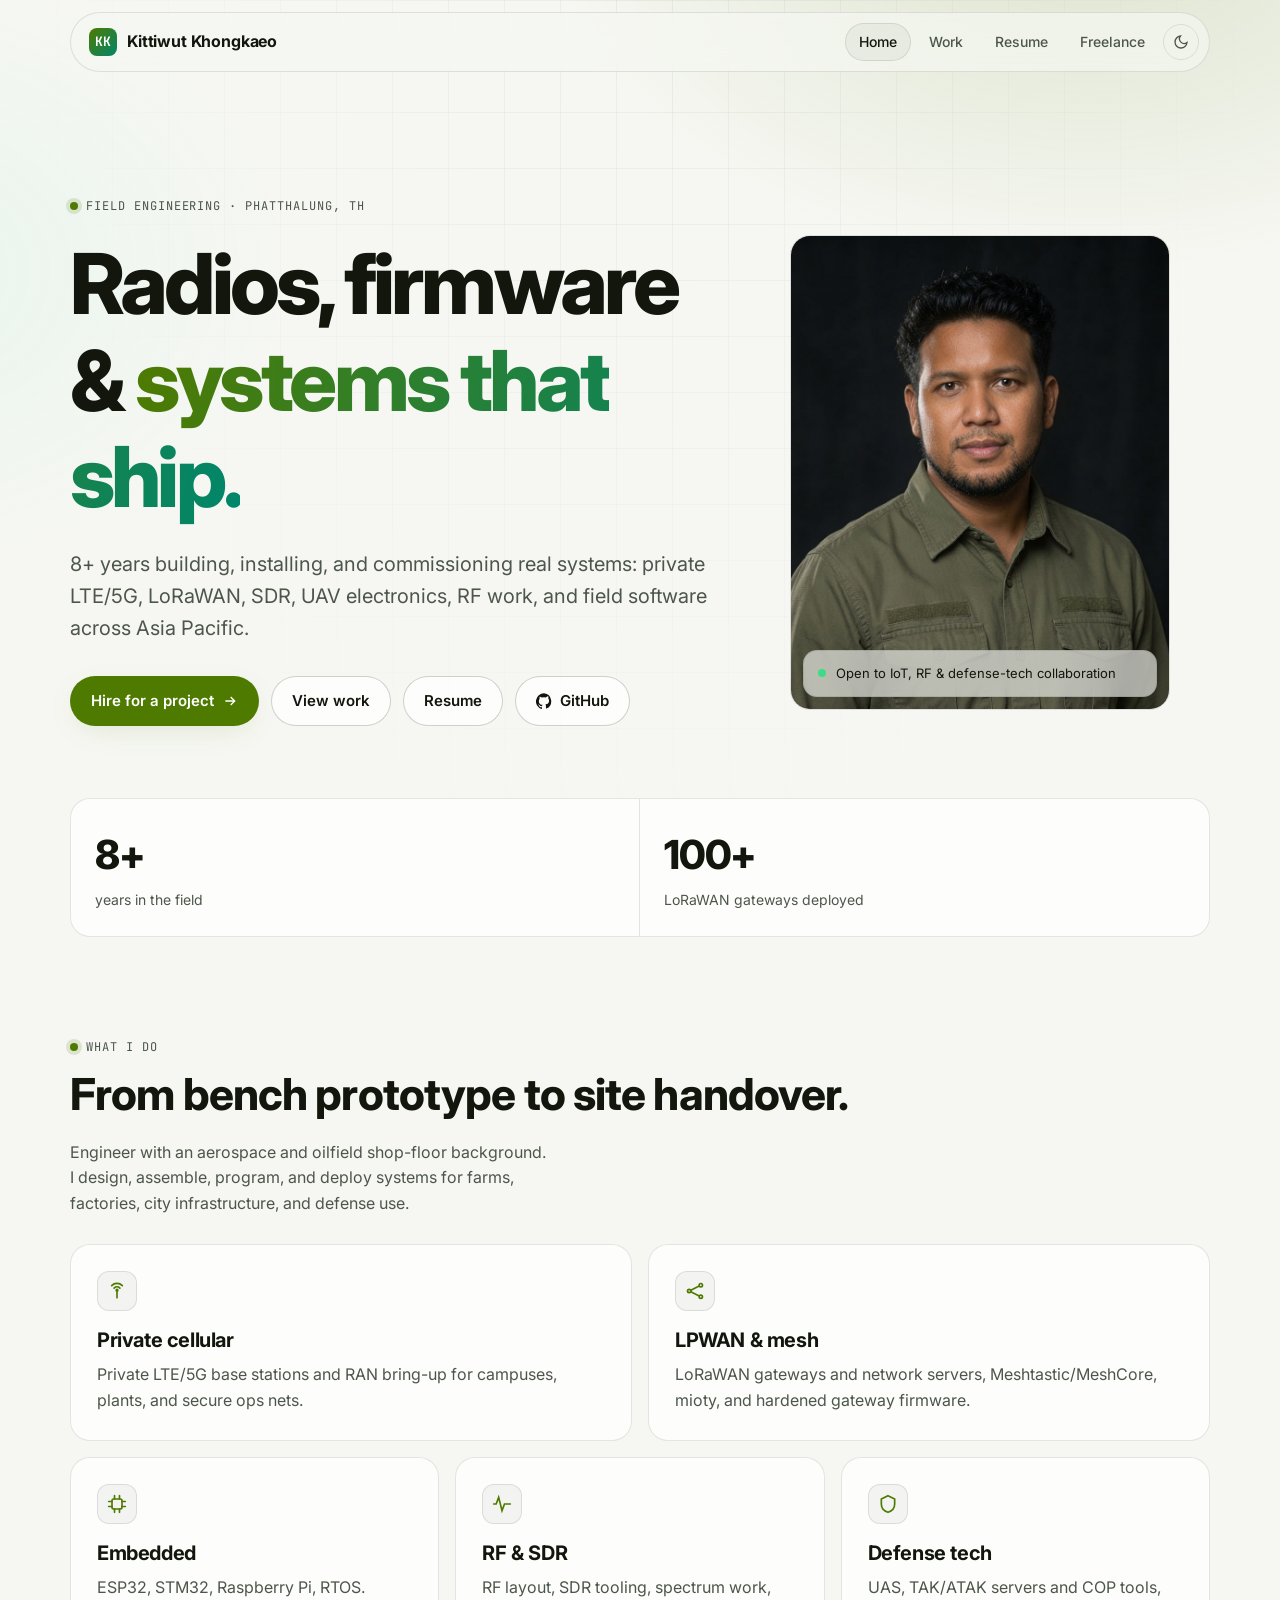
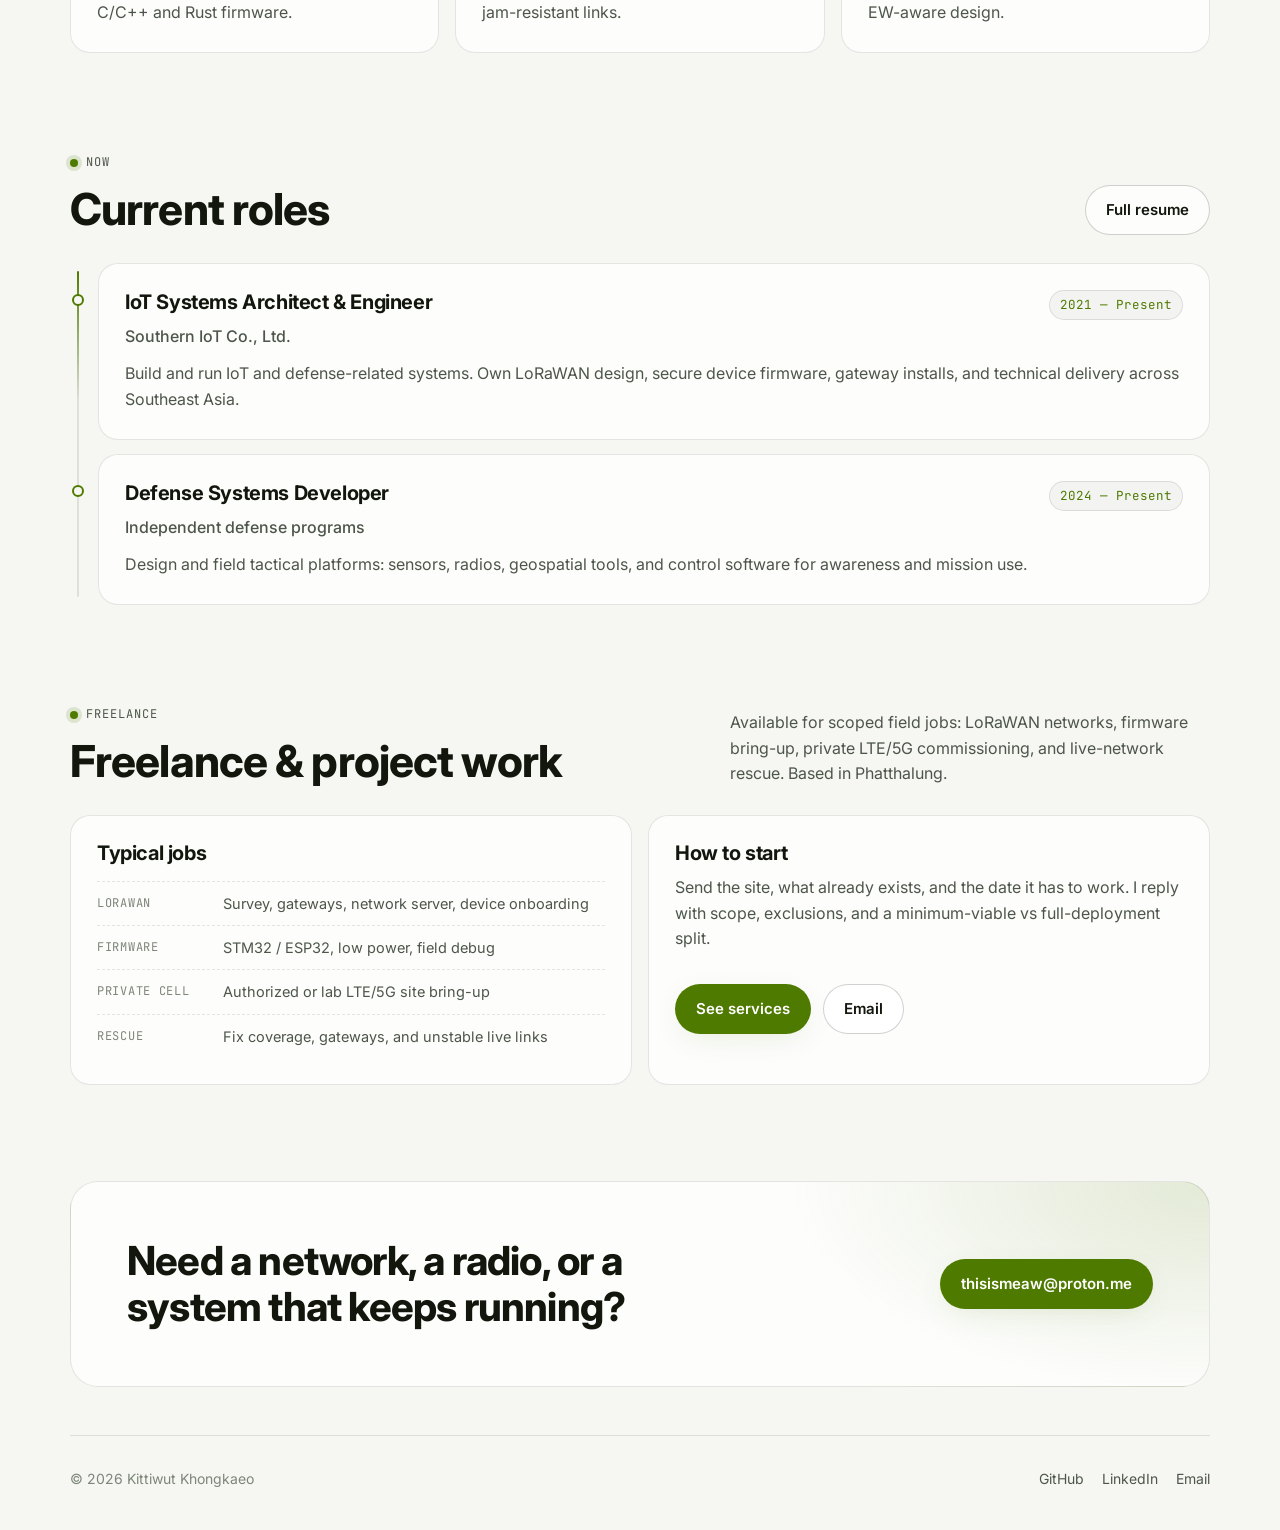
<file: index.html>
<!DOCTYPE html>
<html lang="en">
  <head>
    <meta charset="UTF-8" />
    <meta name="viewport" content="width=device-width, initial-scale=1.0" />
    <title>Kittiwut Khongkaeo · Wireless &amp; Embedded Engineer</title>
    <meta name="description" content="Kittiwut Khongkaeo — wireless, embedded, and field systems engineer. Private LTE/5G, LoRaWAN, SDR, UAV and TAK systems." />
    <meta property="og:title" content="Kittiwut Khongkaeo" />
    <meta property="og:description" content="Wireless, embedded, and field systems engineering." />
    <meta property="og:image" content="assets/images/profile.jpg" />
    <meta name="theme-color" content="#07090c" />
    <script>try{var t=localStorage.getItem("theme");if(t)document.documentElement.setAttribute("data-theme",t)}catch(e){}</script>
    <link rel="preconnect" href="https://fonts.googleapis.com" />
    <link rel="preconnect" href="https://fonts.gstatic.com" crossorigin />
    <link href="https://fonts.googleapis.com/css2?family=Inter:wght@400;500;600;700;800&family=JetBrains+Mono:wght@400;600&display=swap" rel="stylesheet" />
    <link rel="stylesheet" href="assets/css/site.css?v=6" />
  </head>
  <body>
    <nav class="nav" aria-label="Main">
      <div class="nav-inner">
        <a class="brand" href="index.html"><span class="brand-mark">KK</span><span class="brand-name">Kittiwut Khongkaeo</span></a>
        <div class="nav-links">
          <a href="index.html" aria-current="page">Home</a>
          <a href="portfolio.html">Work</a>
          <a href="resume.html">Resume</a>
          <a href="services.html">Freelance</a>
          <button class="theme-toggle" type="button" aria-label="Toggle color theme">
            <svg viewBox="0 0 24 24" fill="none" stroke="currentColor" stroke-width="2" stroke-linecap="round"><path d="M21 12.8A9 9 0 1 1 11.2 3a7 7 0 0 0 9.8 9.8z"/></svg>
          </button>
        </div>
      </div>
    </nav>

    <main class="container">
      <section class="hero">
        <div class="hero-grid">
          <div class="reveal">
            <span class="eyebrow">Field engineering · Phatthalung, TH</span>
            <h1>Radios, firmware &amp; <span class="grad">systems that ship.</span></h1>
            <p class="lead">
              8+ years building, installing, and commissioning real systems: private LTE/5G, LoRaWAN,
              SDR, UAV electronics, RF work, and field software across Asia Pacific.
            </p>
            <div class="actions">
              <a class="btn btn-primary" href="services.html">Hire for a project
                <svg viewBox="0 0 24 24" fill="none" stroke="currentColor" stroke-width="2"><path d="M5 12h14M13 6l6 6-6 6"/></svg></a>
              <a class="btn btn-ghost" href="portfolio.html">View work</a>
              <a class="btn btn-ghost" href="resume.html">Resume</a>
              <a class="btn btn-ghost" href="https://github.com/hereismeaw" target="_blank" rel="noreferrer">
                <svg viewBox="0 0 24 24" fill="currentColor"><path d="M12 .5a12 12 0 0 0-3.8 23.4c.6.1.8-.3.8-.6v-2c-3.3.7-4-1.6-4-1.6-.6-1.4-1.4-1.8-1.4-1.8-1.1-.7.1-.7.1-.7 1.2.1 1.9 1.2 1.9 1.2 1 1.8 2.8 1.3 3.5 1 .1-.8.4-1.3.7-1.6-2.7-.3-5.5-1.3-5.5-5.9 0-1.3.5-2.4 1.2-3.2-.1-.3-.5-1.5.1-3.2 0 0 1-.3 3.3 1.2a11.5 11.5 0 0 1 6 0C17.3 4.7 18.3 5 18.3 5c.6 1.7.2 2.9.1 3.2.8.8 1.2 1.9 1.2 3.2 0 4.6-2.8 5.6-5.5 5.9.4.4.8 1.1.8 2.2v3.3c0 .3.2.7.8.6A12 12 0 0 0 12 .5z"/></svg>
                GitHub</a>
            </div>
          </div>
          <figure class="profile reveal">
            <img src="assets/images/profile.jpg" alt="Kittiwut Khongkaeo" />
            <figcaption class="profile-tag"><span class="dot-live"></span>Open to IoT, RF &amp; defense-tech collaboration</figcaption>
          </figure>
        </div>
      </section>

      <div class="stats stats-2 reveal">
        <div class="stat"><b>8+</b><span>years in the field</span></div>
        <div class="stat"><b>100+</b><span>LoRaWAN gateways deployed</span></div>
      </div>

      <section class="section">
        <div class="section-head reveal">
          <div>
            <span class="eyebrow">What I do</span>
            <h2>From bench prototype to site handover.</h2>
          </div>
          <p class="muted">Engineer with an aerospace and oilfield shop-floor background. I design, assemble, program, and deploy systems for farms, factories, city infrastructure, and defense use.</p>
        </div>

        <div class="bento">
          <article class="card span-3 reveal">
            <div class="icon"><svg viewBox="0 0 24 24" fill="none" stroke="currentColor" stroke-width="2" stroke-linecap="round"><path d="M12 20v-8M8.5 8.5a5 5 0 0 1 7 0M5.6 5.6a9 9 0 0 1 12.8 0"/><circle cx="12" cy="11" r="1"/></svg></div>
            <h3>Private cellular</h3>
            <p>Private LTE/5G base stations and RAN bring-up for campuses, plants, and secure ops nets.</p>
          </article>
          <article class="card span-3 reveal">
            <div class="icon"><svg viewBox="0 0 24 24" fill="none" stroke="currentColor" stroke-width="2" stroke-linecap="round"><circle cx="5" cy="12" r="2"/><circle cx="19" cy="5" r="2"/><circle cx="19" cy="19" r="2"/><path d="M7 11l10-5M7 13l10 5"/></svg></div>
            <h3>LPWAN &amp; mesh</h3>
            <p>LoRaWAN gateways and network servers, Meshtastic/MeshCore, mioty, and hardened gateway firmware.</p>
          </article>
          <article class="card span-2 reveal">
            <div class="icon"><svg viewBox="0 0 24 24" fill="none" stroke="currentColor" stroke-width="2" stroke-linecap="round"><rect x="6" y="6" width="12" height="12" rx="2"/><path d="M9 2v4M15 2v4M9 18v4M15 18v4M2 9h4M2 15h4M18 9h4M18 15h4"/></svg></div>
            <h3>Embedded</h3>
            <p>ESP32, STM32, Raspberry Pi, RTOS. C/C++ and Rust firmware.</p>
          </article>
          <article class="card span-2 reveal">
            <div class="icon"><svg viewBox="0 0 24 24" fill="none" stroke="currentColor" stroke-width="2" stroke-linecap="round"><path d="M2 12h3l3-8 4 16 3-8h7"/></svg></div>
            <h3>RF &amp; SDR</h3>
            <p>RF layout, SDR tooling, spectrum work, jam-resistant links.</p>
          </article>
          <article class="card span-2 reveal">
            <div class="icon"><svg viewBox="0 0 24 24" fill="none" stroke="currentColor" stroke-width="2" stroke-linecap="round"><path d="M12 2l8 4v6c0 5-3.5 8.5-8 10-4.5-1.5-8-5-8-10V6z"/></svg></div>
            <h3>Defense tech</h3>
            <p>UAS, TAK/ATAK servers and COP tools, EW-aware design.</p>
          </article>
        </div>
      </section>

      <section class="section">
        <div class="section-head reveal">
          <div>
            <span class="eyebrow">Now</span>
            <h2>Current roles</h2>
          </div>
          <a class="btn btn-ghost" href="resume.html">Full resume</a>
        </div>
        <div class="timeline">
          <article class="card tl-item reveal">
            <div class="tl-head"><h3>IoT Systems Architect &amp; Engineer</h3><time>2021 — Present</time></div>
            <p class="tl-org">Southern IoT Co., Ltd.</p>
            <p>Build and run IoT and defense-related systems. Own LoRaWAN design, secure device firmware, gateway installs, and technical delivery across Southeast Asia.</p>
          </article>
          <article class="card tl-item reveal">
            <div class="tl-head"><h3>Defense Systems Developer</h3><time>2024 — Present</time></div>
            <p class="tl-org">Independent defense programs</p>
            <p>Design and field tactical platforms: sensors, radios, geospatial tools, and control software for awareness and mission use.</p>
          </article>
        </div>
      </section>

      <section class="section">
        <div class="section-head reveal">
          <div>
            <span class="eyebrow">Freelance</span>
            <h2>Freelance &amp; project work</h2>
          </div>
          <p class="muted">Available for scoped field jobs: LoRaWAN networks, firmware bring-up, private LTE/5G commissioning, and live-network rescue. Based in Phatthalung.</p>
        </div>
        <div class="bento">
          <article class="card span-3 reveal">
            <h3>Typical jobs</h3>
            <ul class="kv">
              <li><span>LoRaWAN</span><span>Survey, gateways, network server, device onboarding</span></li>
              <li><span>Firmware</span><span>STM32 / ESP32, low power, field debug</span></li>
              <li><span>Private cell</span><span>Authorized or lab LTE/5G site bring-up</span></li>
              <li><span>Rescue</span><span>Fix coverage, gateways, and unstable live links</span></li>
            </ul>
          </article>
          <article class="card span-3 reveal">
            <h3>How to start</h3>
            <p>Send the site, what already exists, and the date it has to work. I reply with scope, exclusions, and a minimum-viable vs full-deployment split.</p>
            <div class="actions">
              <a class="btn btn-primary" href="services.html">See services</a>
              <a class="btn btn-ghost" href="mailto:thisismeaw@proton.me?subject=Project%20inquiry">Email</a>
            </div>
          </article>
        </div>
      </section>

      <section class="cta reveal">
        <h2>Need a network, a radio, or a system that keeps running?</h2>
        <a class="btn btn-primary" href="mailto:thisismeaw@proton.me">thisismeaw@proton.me</a>
      </section>

      <footer class="footer">
        <span>© 2026 Kittiwut Khongkaeo</span>
        <div class="footer-links">
          <a href="https://github.com/hereismeaw" target="_blank" rel="noreferrer">GitHub</a>
          <a href="https://linkedin.com/in/meaw-k" target="_blank" rel="noreferrer">LinkedIn</a>
          <a href="mailto:thisismeaw@proton.me">Email</a>
        </div>
      </footer>
    </main>
    <script src="assets/js/site.js" defer></script>
    <!-- Cloudflare Web Analytics --><script type='module' src='https://static.cloudflareinsights.com/beacon.min.js' data-cf-beacon='{"token": "825c55b2adf44a6ba138a3e7b83cdfe3"}'></script><!-- End Cloudflare Web Analytics -->
  </body>
</html>
</file>
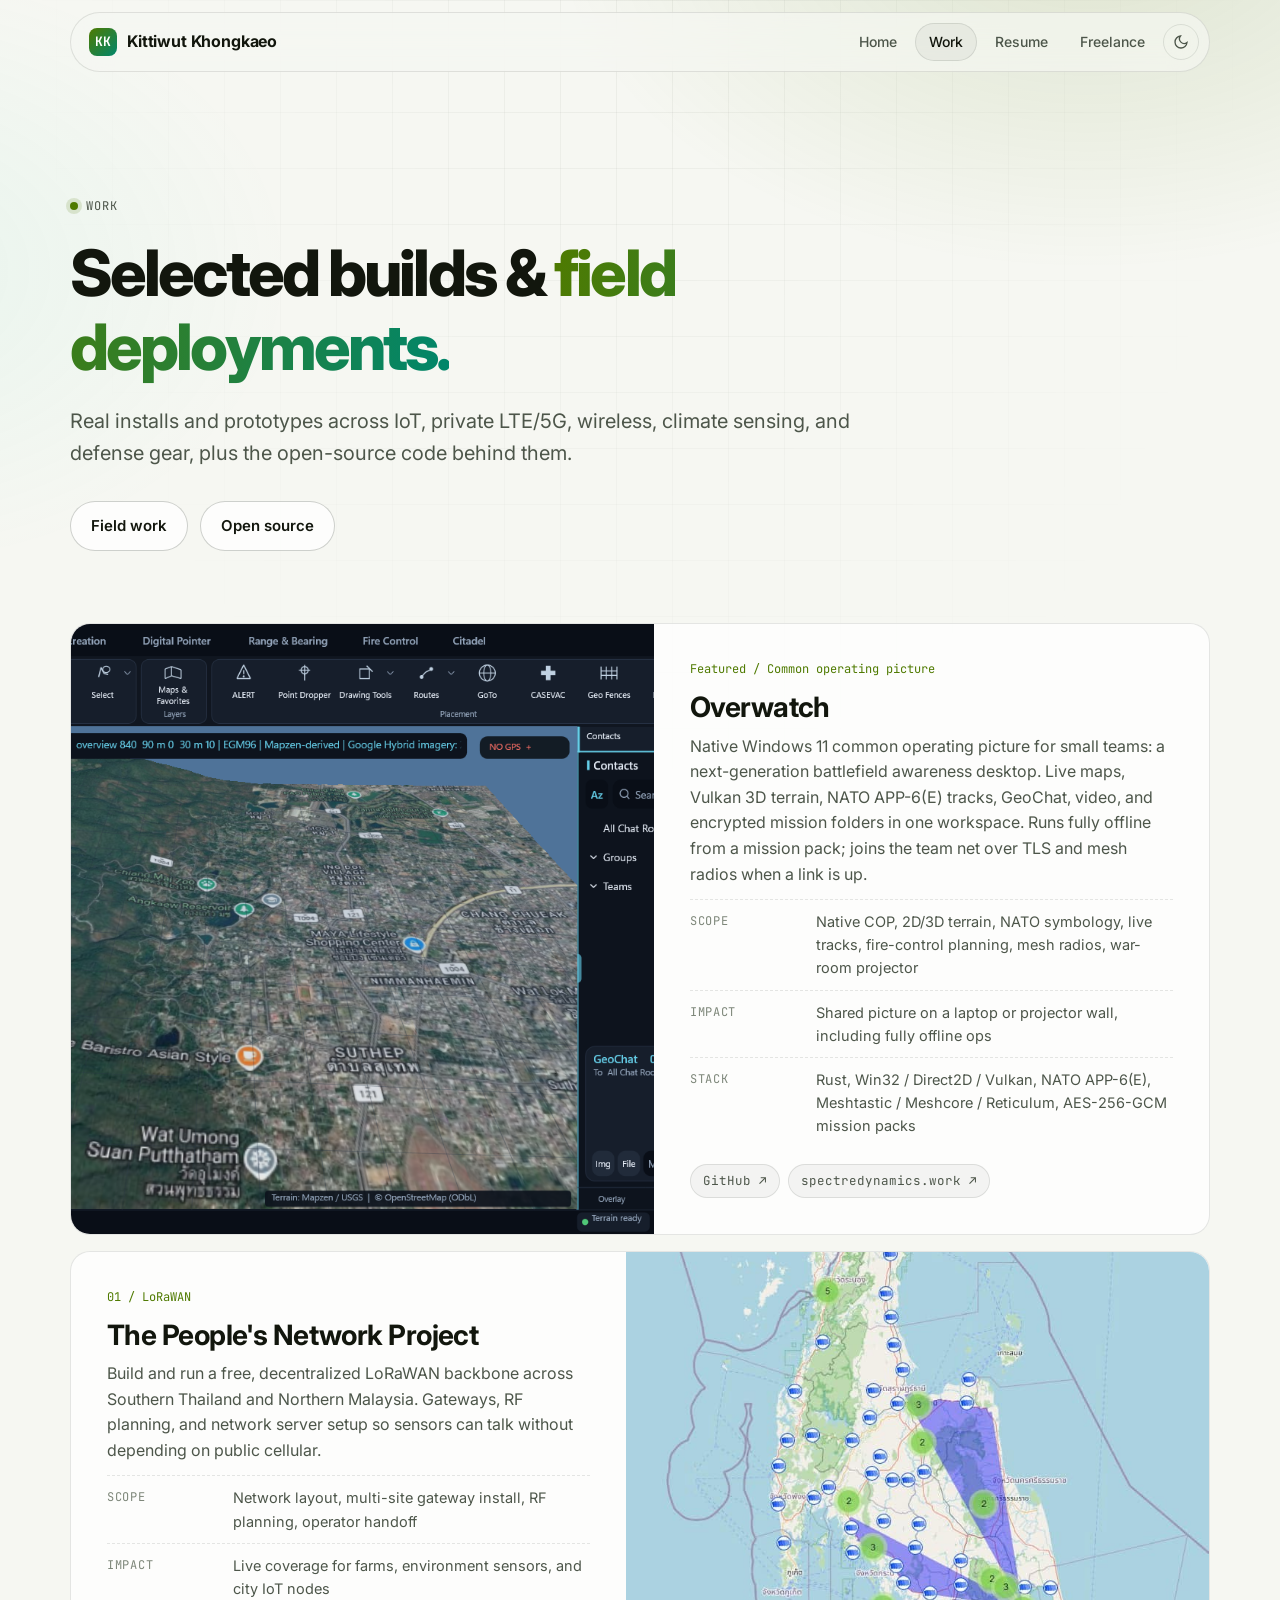
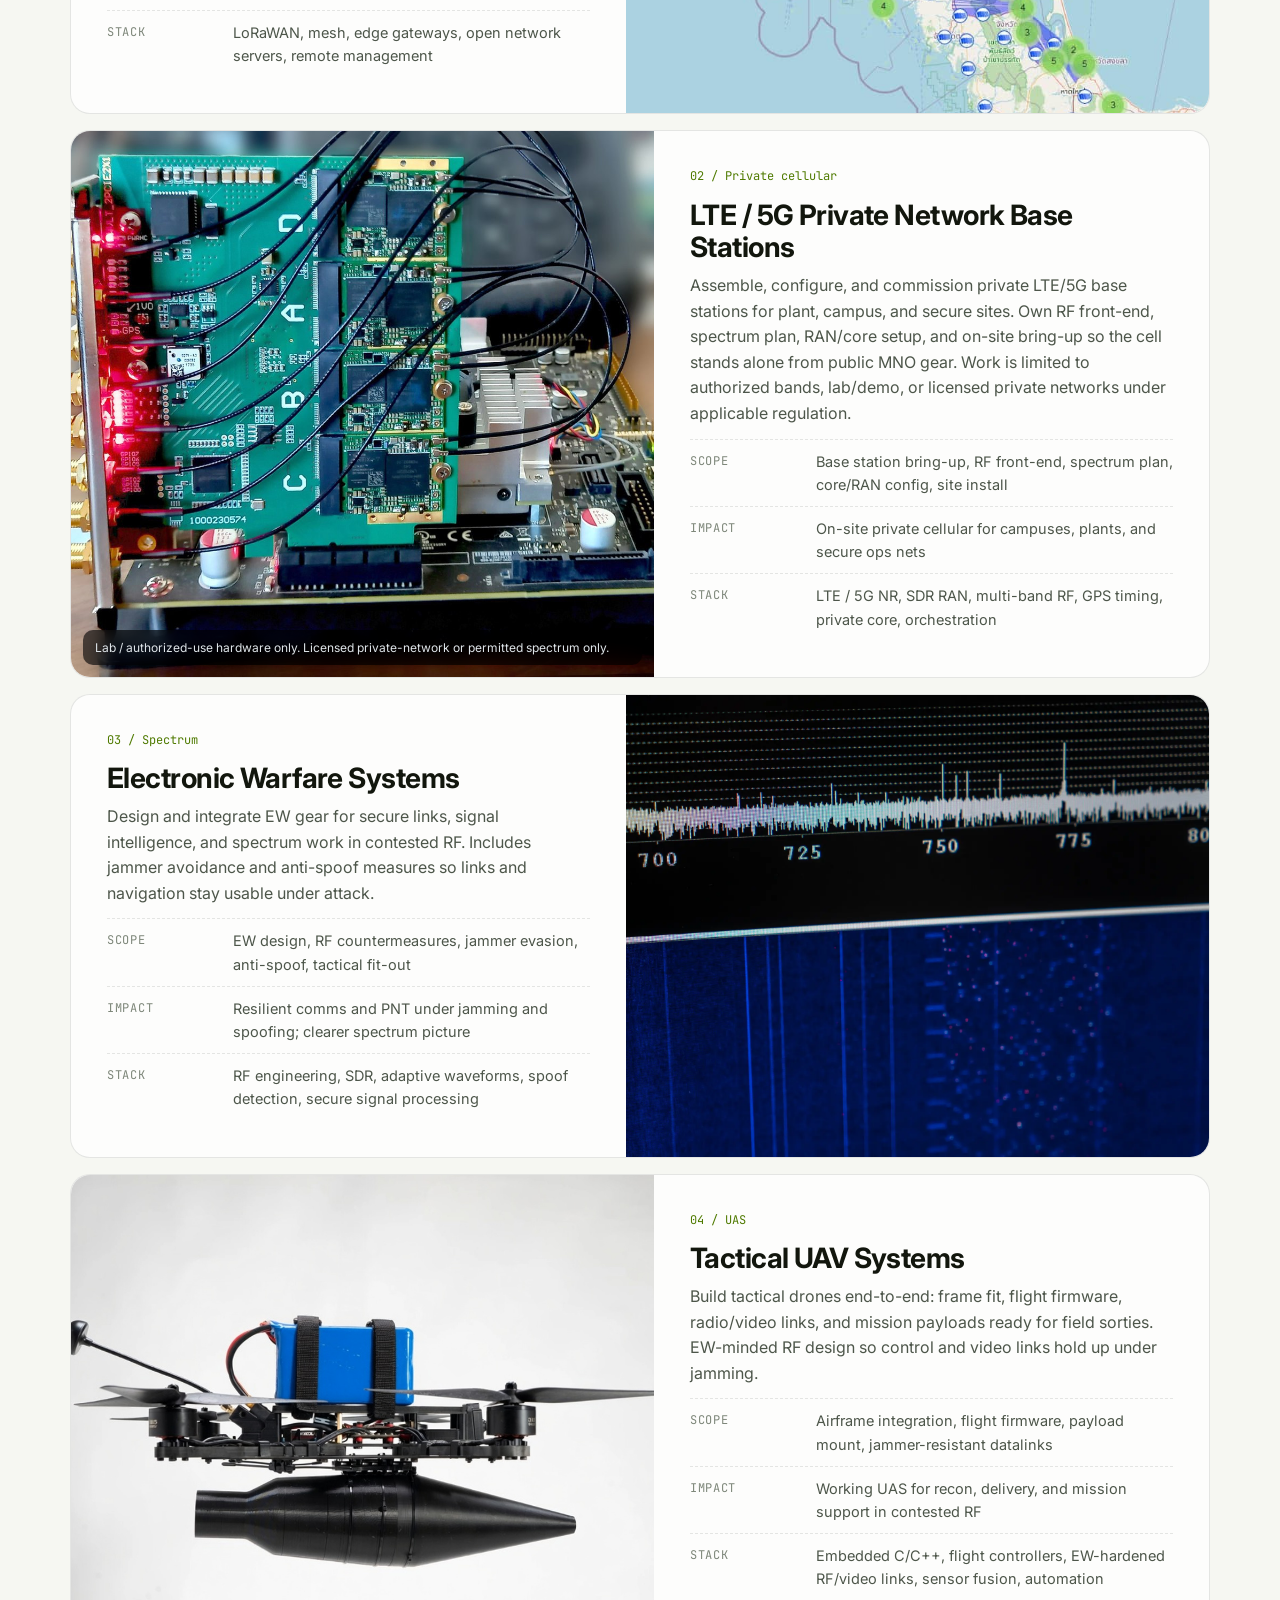
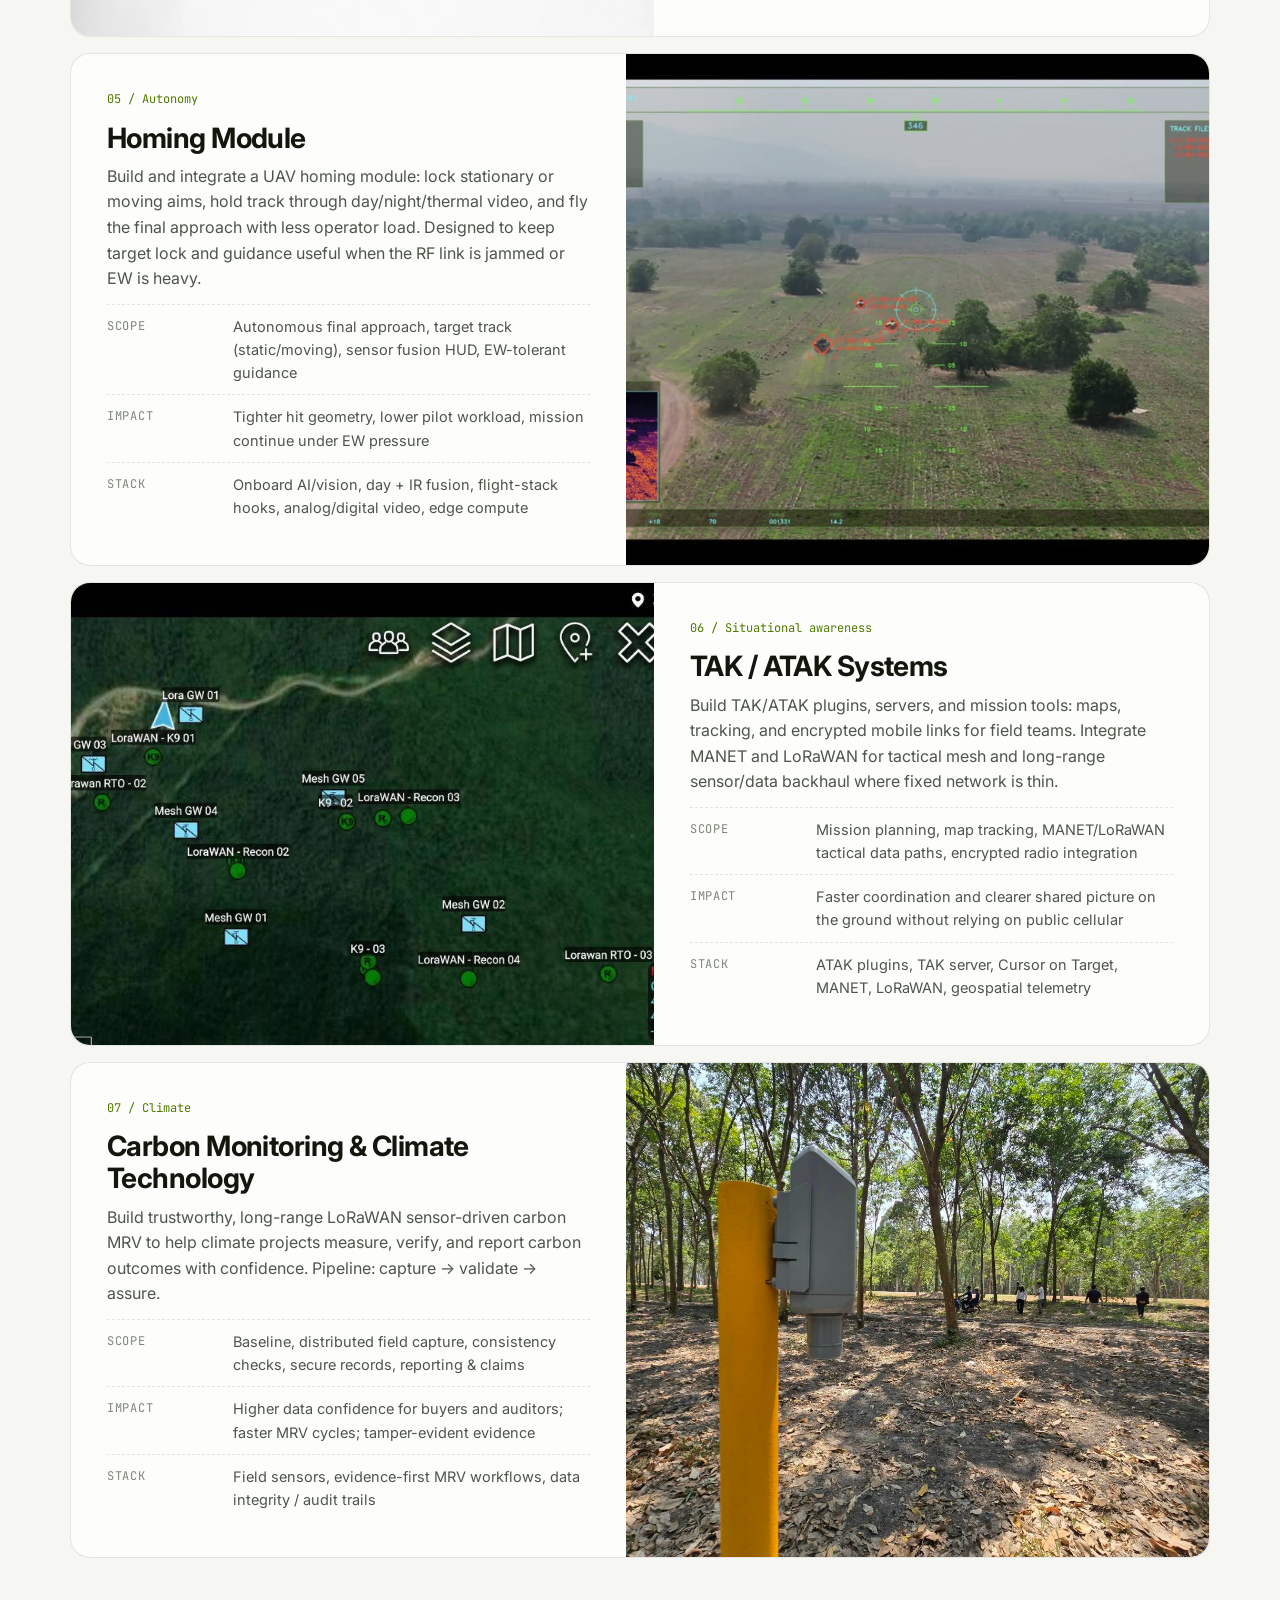
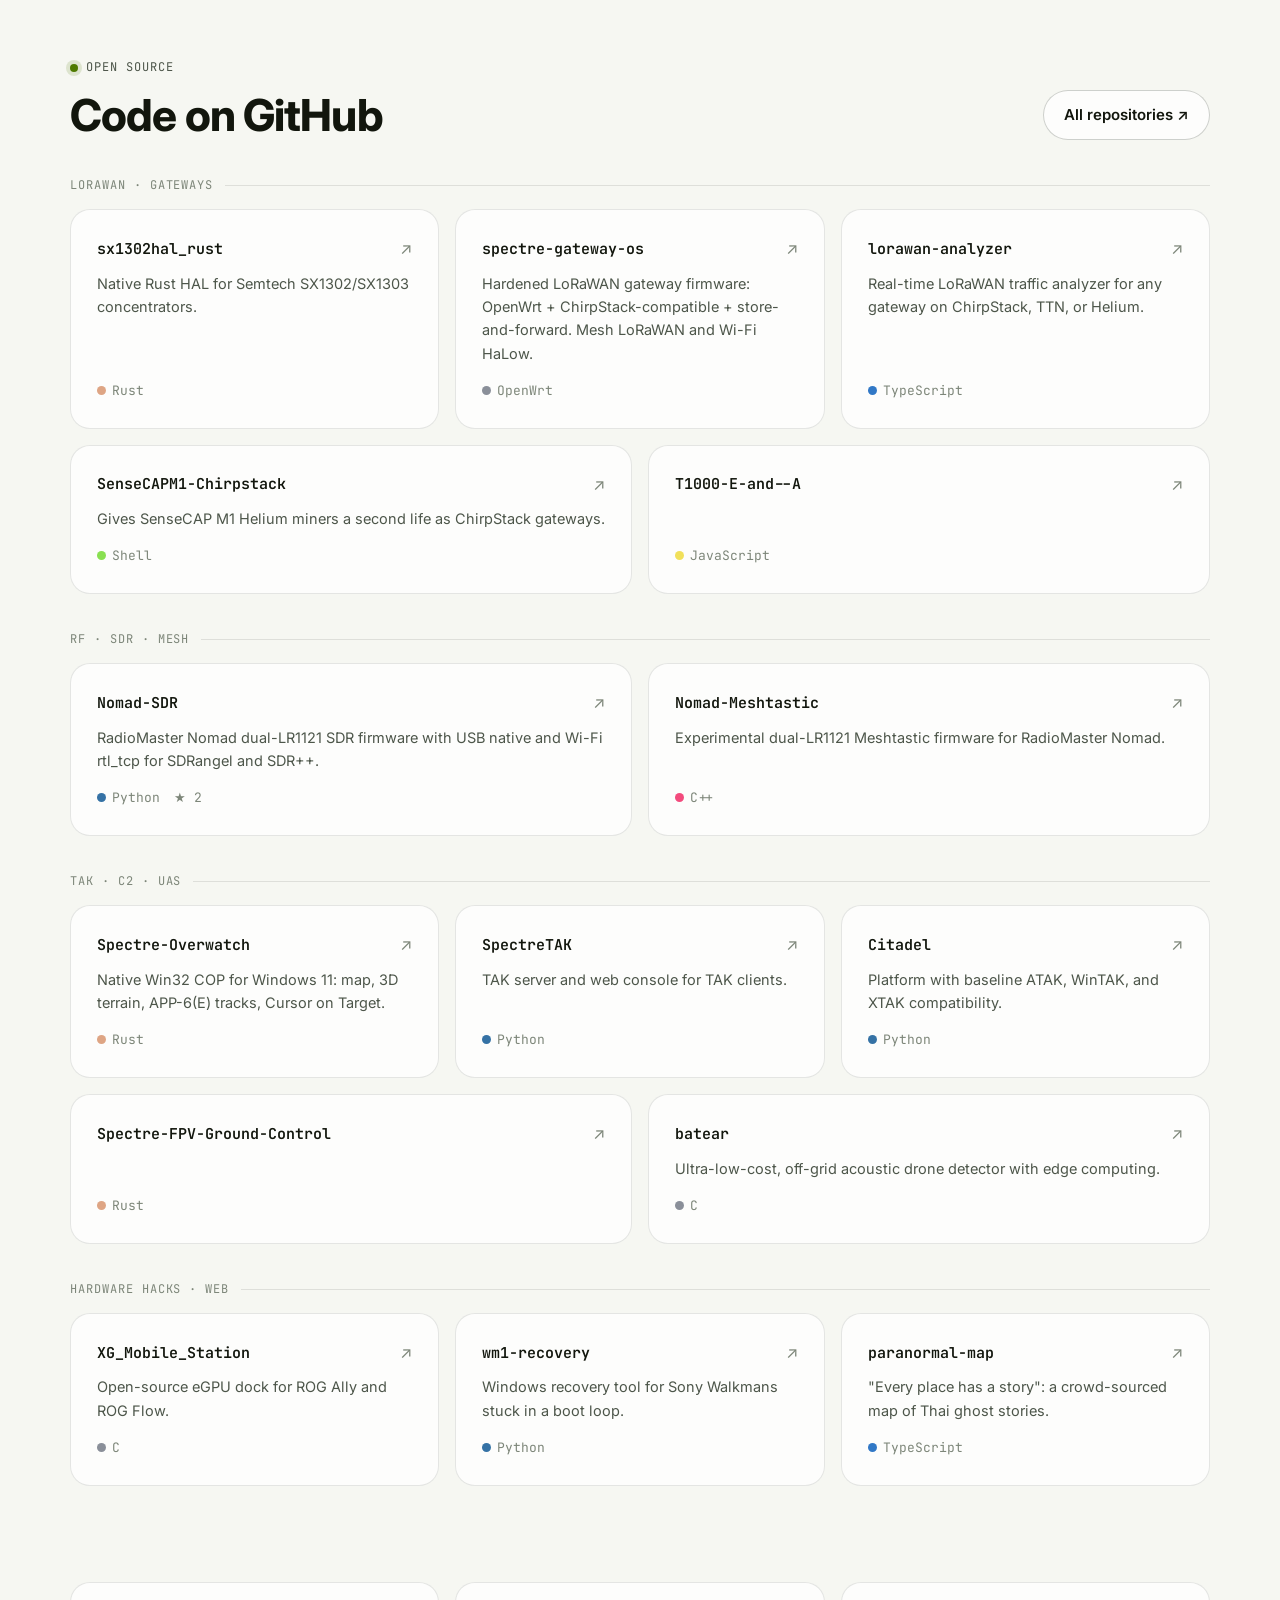
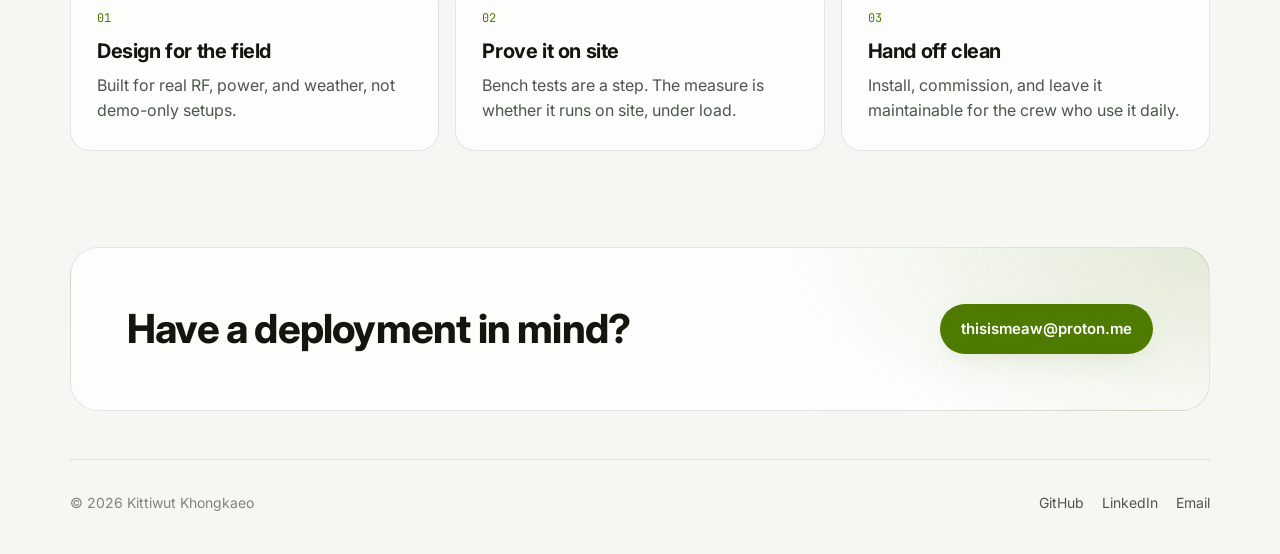
<file: portfolio.html>
<!DOCTYPE html>
<html lang="en">
  <head>
    <meta charset="UTF-8" />
    <meta name="viewport" content="width=device-width, initial-scale=1.0" />
    <title>Work · Kittiwut Khongkaeo</title>
    <meta name="description" content="Selected field deployments and open-source projects: LoRaWAN, private LTE/5G, SDR, UAV, TAK and climate tech." />
    <meta name="theme-color" content="#07090c" />
    <script>try{var t=localStorage.getItem("theme");if(t)document.documentElement.setAttribute("data-theme",t)}catch(e){}</script>
    <link rel="preconnect" href="https://fonts.googleapis.com" />
    <link rel="preconnect" href="https://fonts.gstatic.com" crossorigin />
    <link href="https://fonts.googleapis.com/css2?family=Inter:wght@400;500;600;700;800&family=JetBrains+Mono:wght@400;600&display=swap" rel="stylesheet" />
    <link rel="stylesheet" href="assets/css/site.css?v=6" />
  </head>
  <body>
    <nav class="nav" aria-label="Main">
      <div class="nav-inner">
        <a class="brand" href="index.html"><span class="brand-mark">KK</span><span class="brand-name">Kittiwut Khongkaeo</span></a>
        <div class="nav-links">
          <a href="index.html">Home</a>
          <a href="portfolio.html" aria-current="page">Work</a>
          <a href="resume.html">Resume</a>
          <a href="services.html">Freelance</a>
          <button class="theme-toggle" type="button" aria-label="Toggle color theme">
            <svg viewBox="0 0 24 24" fill="none" stroke="currentColor" stroke-width="2" stroke-linecap="round"><path d="M21 12.8A9 9 0 1 1 11.2 3a7 7 0 0 0 9.8 9.8z"/></svg>
          </button>
        </div>
      </div>
    </nav>

    <main class="container">
      <section class="hero compact reveal">
        <span class="eyebrow">Work</span>
        <h1>Selected builds &amp; <span class="grad">field deployments.</span></h1>
        <p class="lead">Real installs and prototypes across IoT, private LTE/5G, wireless, climate sensing, and defense gear, plus the open-source code behind them.</p>
        <div class="actions">
          <a class="btn btn-ghost" href="#field">Field work</a>
          <a class="btn btn-ghost" href="#open-source">Open source</a>
        </div>
      </section>

      <section id="field" class="stack-list">
        <article class="card project reveal">
          <figure class="project-media" style="margin:0">
            <a href="assets/images/overwatch.png" target="_blank" rel="noreferrer"><img src="assets/images/overwatch.png" alt="Overwatch 3D common operating picture with terrain, contacts, and GeoChat" decoding="async" /></a>
          </figure>
          <div class="project-body">
            <span class="project-index">Featured / Common operating picture</span>
            <h3>Overwatch</h3>
            <p>Native Windows 11 common operating picture for small teams: a next-generation battlefield awareness desktop. Live maps, Vulkan 3D terrain, NATO APP-6(E) tracks, GeoChat, video, and encrypted mission folders in one workspace. Runs fully offline from a mission pack; joins the team net over TLS and mesh radios when a link is up.</p>
            <ul class="kv">
              <li><span>Scope</span><span>Native COP, 2D/3D terrain, NATO symbology, live tracks, fire-control planning, mesh radios, war-room projector</span></li>
              <li><span>Impact</span><span>Shared picture on a laptop or projector wall, including fully offline ops</span></li>
              <li><span>Stack</span><span>Rust, Win32 / Direct2D / Vulkan, NATO APP-6(E), Meshtastic / Meshcore / Reticulum, AES-256-GCM mission packs</span></li>
            </ul>
            <ul class="chips" style="margin-top:16px"><li><a href="https://github.com/hereismeaw/Spectre-Overwatch" target="_blank" rel="noreferrer">GitHub ↗</a></li><li><a href="https://spectredynamics.work" target="_blank" rel="noreferrer">spectredynamics.work ↗</a></li></ul>
          </div>
        </article>

        <article class="card project reveal">
          <figure class="project-media" style="margin:0">
            <a href="assets/images/peoples-network.jpg" target="_blank" rel="noreferrer"><img src="assets/images/peoples-network.jpg" alt="The People's Network gateway deployment" loading="lazy" decoding="async" /></a>
          </figure>
          <div class="project-body">
            <span class="project-index">01 / LoRaWAN</span>
            <h3>The People's Network Project</h3>
            <p>Build and run a free, decentralized LoRaWAN backbone across Southern Thailand and Northern Malaysia. Gateways, RF planning, and network server setup so sensors can talk without depending on public cellular.</p>
            <ul class="kv">
              <li><span>Scope</span><span>Network layout, multi-site gateway install, RF planning, operator handoff</span></li>
              <li><span>Impact</span><span>Live coverage for farms, environment sensors, and city IoT nodes</span></li>
              <li><span>Stack</span><span>LoRaWAN, mesh, edge gateways, open network servers, remote management</span></li>
            </ul>
          </div>
        </article>

        <article class="card project reveal">
          <figure class="project-media" style="margin:0">
            <a href="assets/images/lte-5g-base-station.jpg" target="_blank" rel="noreferrer"><img src="assets/images/lte-5g-base-station.jpg" alt="LTE/5G private network base station hardware (lab / authorized use)" loading="lazy" decoding="async" /></a>
            <figcaption>Lab / authorized-use hardware only. Licensed private-network or permitted spectrum only.</figcaption>
          </figure>
          <div class="project-body">
            <span class="project-index">02 / Private cellular</span>
            <h3>LTE / 5G Private Network Base Stations</h3>
            <p>Assemble, configure, and commission private LTE/5G base stations for plant, campus, and secure sites. Own RF front-end, spectrum plan, RAN/core setup, and on-site bring-up so the cell stands alone from public MNO gear. Work is limited to authorized bands, lab/demo, or licensed private networks under applicable regulation.</p>
            <ul class="kv">
              <li><span>Scope</span><span>Base station bring-up, RF front-end, spectrum plan, core/RAN config, site install</span></li>
              <li><span>Impact</span><span>On-site private cellular for campuses, plants, and secure ops nets</span></li>
              <li><span>Stack</span><span>LTE / 5G NR, SDR RAN, multi-band RF, GPS timing, private core, orchestration</span></li>
            </ul>
          </div>
        </article>

        <article class="card project reveal">
          <figure class="project-media" style="margin:0">
            <a href="assets/images/ew.jpg" target="_blank" rel="noreferrer"><img src="assets/images/ew.jpg" alt="Electronic warfare RF spectrum display" loading="lazy" decoding="async" /></a>
          </figure>
          <div class="project-body">
            <span class="project-index">03 / Spectrum</span>
            <h3>Electronic Warfare Systems</h3>
            <p>Design and integrate EW gear for secure links, signal intelligence, and spectrum work in contested RF. Includes jammer avoidance and anti-spoof measures so links and navigation stay usable under attack.</p>
            <ul class="kv">
              <li><span>Scope</span><span>EW design, RF countermeasures, jammer evasion, anti-spoof, tactical fit-out</span></li>
              <li><span>Impact</span><span>Resilient comms and PNT under jamming and spoofing; clearer spectrum picture</span></li>
              <li><span>Stack</span><span>RF engineering, SDR, adaptive waveforms, spoof detection, secure signal processing</span></li>
            </ul>
          </div>
        </article>

        <article class="card project reveal">
          <figure class="project-media" style="margin:0">
            <a href="assets/images/tactical-drone.png" target="_blank" rel="noreferrer"><img src="assets/images/tactical-drone.png" alt="Tactical drone with payload" loading="lazy" decoding="async" /></a>
          </figure>
          <div class="project-body">
            <span class="project-index">04 / UAS</span>
            <h3>Tactical UAV Systems</h3>
            <p>Build tactical drones end-to-end: frame fit, flight firmware, radio/video links, and mission payloads ready for field sorties. EW-minded RF design so control and video links hold up under jamming.</p>
            <ul class="kv">
              <li><span>Scope</span><span>Airframe integration, flight firmware, payload mount, jammer-resistant datalinks</span></li>
              <li><span>Impact</span><span>Working UAS for recon, delivery, and mission support in contested RF</span></li>
              <li><span>Stack</span><span>Embedded C/C++, flight controllers, EW-hardened RF/video links, sensor fusion, automation</span></li>
            </ul>
          </div>
        </article>

        <article class="card project reveal">
          <figure class="project-media" style="margin:0">
            <a href="assets/images/drone-targeting.png" target="_blank" rel="noreferrer"><img src="assets/images/drone-targeting.png" alt="AI-guided UAV targeting HUD with day and thermal fusion" loading="lazy" decoding="async" /></a>
          </figure>
          <div class="project-body">
            <span class="project-index">05 / Autonomy</span>
            <h3>Homing Module</h3>
            <p>Build and integrate a UAV homing module: lock stationary or moving aims, hold track through day/night/thermal video, and fly the final approach with less operator load. Designed to keep target lock and guidance useful when the RF link is jammed or EW is heavy.</p>
            <ul class="kv">
              <li><span>Scope</span><span>Autonomous final approach, target track (static/moving), sensor fusion HUD, EW-tolerant guidance</span></li>
              <li><span>Impact</span><span>Tighter hit geometry, lower pilot workload, mission continue under EW pressure</span></li>
              <li><span>Stack</span><span>Onboard AI/vision, day + IR fusion, flight-stack hooks, analog/digital video, edge compute</span></li>
            </ul>
          </div>
        </article>

        <article class="card project reveal">
          <figure class="project-media" style="margin:0">
            <a href="assets/images/atak.jpg" target="_blank" rel="noreferrer"><img src="assets/images/atak.jpg" alt="TAK/ATAK tactical map display" loading="lazy" decoding="async" /></a>
          </figure>
          <div class="project-body">
            <span class="project-index">06 / Situational awareness</span>
            <h3>TAK / ATAK Systems</h3>
            <p>Build TAK/ATAK plugins, servers, and mission tools: maps, tracking, and encrypted mobile links for field teams. Integrate MANET and LoRaWAN for tactical mesh and long-range sensor/data backhaul where fixed network is thin.</p>
            <ul class="kv">
              <li><span>Scope</span><span>Mission planning, map tracking, MANET/LoRaWAN tactical data paths, encrypted radio integration</span></li>
              <li><span>Impact</span><span>Faster coordination and clearer shared picture on the ground without relying on public cellular</span></li>
              <li><span>Stack</span><span>ATAK plugins, TAK server, Cursor on Target, MANET, LoRaWAN, geospatial telemetry</span></li>
            </ul>
          </div>
        </article>

        <article class="card project reveal">
          <figure class="project-media" style="margin:0">
            <a href="assets/images/co2proj.jpg" target="_blank" rel="noreferrer"><img src="assets/images/co2proj.jpg" alt="CO2 monitoring sensor hardware" loading="lazy" decoding="async" /></a>
          </figure>
          <div class="project-body">
            <span class="project-index">07 / Climate</span>
            <h3>Carbon Monitoring &amp; Climate Technology</h3>
            <p>Build trustworthy, long-range LoRaWAN sensor-driven carbon MRV to help climate projects measure, verify, and report carbon outcomes with confidence. Pipeline: capture → validate → assure.</p>
            <ul class="kv">
              <li><span>Scope</span><span>Baseline, distributed field capture, consistency checks, secure records, reporting &amp; claims</span></li>
              <li><span>Impact</span><span>Higher data confidence for buyers and auditors; faster MRV cycles; tamper-evident evidence</span></li>
              <li><span>Stack</span><span>Field sensors, evidence-first MRV workflows, data integrity / audit trails</span></li>
            </ul>
          </div>
        </article>
      </section>

      <section id="open-source" class="section">
        <div class="section-head reveal">
          <div>
            <span class="eyebrow">Open source</span>
            <h2>Code on GitHub</h2>
          </div>
          <a class="btn btn-ghost" href="https://github.com/hereismeaw?tab=repositories" target="_blank" rel="noreferrer">All repositories ↗</a>
        </div>

        <p class="group-label">LoRaWAN · gateways</p>
        <div class="bento">
          <a class="card repo span-2 reveal" href="https://github.com/hereismeaw/sx1302hal_rust" target="_blank" rel="noreferrer">
            <div class="repo-top"><span class="repo-name">sx1302hal_rust</span><span class="repo-arrow">↗</span></div>
            <p>Native Rust HAL for Semtech SX1302/SX1303 concentrators.</p>
            <div class="repo-meta"><span class="lang rust">Rust</span></div>
          </a>
          <a class="card repo span-2 reveal" href="https://github.com/hereismeaw/spectre-gateway-os" target="_blank" rel="noreferrer">
            <div class="repo-top"><span class="repo-name">spectre-gateway-os</span><span class="repo-arrow">↗</span></div>
            <p>Hardened LoRaWAN gateway firmware: OpenWrt + ChirpStack-compatible + store-and-forward. Mesh LoRaWAN and Wi-Fi HaLow.</p>
            <div class="repo-meta"><span class="lang c">OpenWrt</span></div>
          </a>
          <a class="card repo span-2 reveal" href="https://github.com/hereismeaw/lorawan-analyzer" target="_blank" rel="noreferrer">
            <div class="repo-top"><span class="repo-name">lorawan-analyzer</span><span class="repo-arrow">↗</span></div>
            <p>Real-time LoRaWAN traffic analyzer for any gateway on ChirpStack, TTN, or Helium.</p>
            <div class="repo-meta"><span class="lang ts">TypeScript</span></div>
          </a>
          <a class="card repo span-3 reveal" href="https://github.com/hereismeaw/SenseCAPM1-Chirpstack" target="_blank" rel="noreferrer">
            <div class="repo-top"><span class="repo-name">SenseCAPM1-Chirpstack</span><span class="repo-arrow">↗</span></div>
            <p>Gives SenseCAP M1 Helium miners a second life as ChirpStack gateways.</p>
            <div class="repo-meta"><span class="lang sh">Shell</span></div>
          </a>
          <a class="card repo span-3 reveal" href="https://github.com/hereismeaw/T1000-E-and--A" target="_blank" rel="noreferrer">
            <div class="repo-top"><span class="repo-name">T1000-E-and--A</span><span class="repo-arrow">↗</span></div>
            <div class="repo-meta"><span class="lang js">JavaScript</span></div>
          </a>
        </div>

        <p class="group-label">RF · SDR · mesh</p>
        <div class="bento">
          <a class="card repo span-3 reveal" href="https://github.com/hereismeaw/Nomad-SDR" target="_blank" rel="noreferrer">
            <div class="repo-top"><span class="repo-name">Nomad-SDR</span><span class="repo-arrow">↗</span></div>
            <p>RadioMaster Nomad dual-LR1121 SDR firmware with USB native and Wi-Fi rtl_tcp for SDRangel and SDR++.</p>
            <div class="repo-meta"><span class="lang py">Python</span><span>★ 2</span></div>
          </a>
          <a class="card repo span-3 reveal" href="https://github.com/hereismeaw/Nomad-Meshtastic" target="_blank" rel="noreferrer">
            <div class="repo-top"><span class="repo-name">Nomad-Meshtastic</span><span class="repo-arrow">↗</span></div>
            <p>Experimental dual-LR1121 Meshtastic firmware for RadioMaster Nomad.</p>
            <div class="repo-meta"><span class="lang cpp">C++</span></div>
          </a>
        </div>

        <p class="group-label">TAK · C2 · UAS</p>
        <div class="bento">
          <a class="card repo span-2 reveal" href="https://github.com/hereismeaw/Spectre-Overwatch" target="_blank" rel="noreferrer">
            <div class="repo-top"><span class="repo-name">Spectre-Overwatch</span><span class="repo-arrow">↗</span></div>
            <p>Native Win32 COP for Windows 11: map, 3D terrain, APP-6(E) tracks, Cursor on Target.</p>
            <div class="repo-meta"><span class="lang rust">Rust</span></div>
          </a>
          <a class="card repo span-2 reveal" href="https://github.com/hereismeaw/SpectreTAK" target="_blank" rel="noreferrer">
            <div class="repo-top"><span class="repo-name">SpectreTAK</span><span class="repo-arrow">↗</span></div>
            <p>TAK server and web console for TAK clients.</p>
            <div class="repo-meta"><span class="lang py">Python</span></div>
          </a>
          <a class="card repo span-2 reveal" href="https://github.com/hereismeaw/Citadel" target="_blank" rel="noreferrer">
            <div class="repo-top"><span class="repo-name">Citadel</span><span class="repo-arrow">↗</span></div>
            <p>Platform with baseline ATAK, WinTAK, and XTAK compatibility.</p>
            <div class="repo-meta"><span class="lang py">Python</span></div>
          </a>
          <a class="card repo span-3 reveal" href="https://github.com/hereismeaw/Spectre-FPV-Ground-Control" target="_blank" rel="noreferrer">
            <div class="repo-top"><span class="repo-name">Spectre-FPV-Ground-Control</span><span class="repo-arrow">↗</span></div>
            <div class="repo-meta"><span class="lang rust">Rust</span></div>
          </a>
          <a class="card repo span-3 reveal" href="https://github.com/hereismeaw/batear" target="_blank" rel="noreferrer">
            <div class="repo-top"><span class="repo-name">batear</span><span class="repo-arrow">↗</span></div>
            <p>Ultra-low-cost, off-grid acoustic drone detector with edge computing.</p>
            <div class="repo-meta"><span class="lang c">C</span></div>
          </a>
        </div>

        <p class="group-label">Hardware hacks · web</p>
        <div class="bento">
          <a class="card repo span-2 reveal" href="https://github.com/hereismeaw/XG_Mobile_Station" target="_blank" rel="noreferrer">
            <div class="repo-top"><span class="repo-name">XG_Mobile_Station</span><span class="repo-arrow">↗</span></div>
            <p>Open-source eGPU dock for ROG Ally and ROG Flow.</p>
            <div class="repo-meta"><span class="lang c">C</span></div>
          </a>
          <a class="card repo span-2 reveal" href="https://github.com/hereismeaw/wm1-recovery" target="_blank" rel="noreferrer">
            <div class="repo-top"><span class="repo-name">wm1-recovery</span><span class="repo-arrow">↗</span></div>
            <p>Windows recovery tool for Sony Walkmans stuck in a boot loop.</p>
            <div class="repo-meta"><span class="lang py">Python</span></div>
          </a>
          <a class="card repo span-2 reveal" href="https://github.com/hereismeaw/paranormal-map" target="_blank" rel="noreferrer">
            <div class="repo-top"><span class="repo-name">paranormal-map</span><span class="repo-arrow">↗</span></div>
            <p>"Every place has a story": a crowd-sourced map of Thai ghost stories.</p>
            <div class="repo-meta"><span class="lang ts">TypeScript</span></div>
          </a>
        </div>
      </section>

      <section class="section">
        <div class="bento">
          <article class="card span-2 reveal">
            <span class="project-index">01</span>
            <h3>Design for the field</h3>
            <p>Built for real RF, power, and weather, not demo-only setups.</p>
          </article>
          <article class="card span-2 reveal">
            <span class="project-index">02</span>
            <h3>Prove it on site</h3>
            <p>Bench tests are a step. The measure is whether it runs on site, under load.</p>
          </article>
          <article class="card span-2 reveal">
            <span class="project-index">03</span>
            <h3>Hand off clean</h3>
            <p>Install, commission, and leave it maintainable for the crew who use it daily.</p>
          </article>
        </div>
      </section>

      <section class="cta reveal">
        <h2>Have a deployment in mind?</h2>
        <a class="btn btn-primary" href="mailto:thisismeaw@proton.me">thisismeaw@proton.me</a>
      </section>

      <footer class="footer">
        <span>© 2026 Kittiwut Khongkaeo</span>
        <div class="footer-links">
          <a href="https://github.com/hereismeaw" target="_blank" rel="noreferrer">GitHub</a>
          <a href="https://linkedin.com/in/meaw-k" target="_blank" rel="noreferrer">LinkedIn</a>
          <a href="mailto:thisismeaw@proton.me">Email</a>
        </div>
      </footer>
    </main>
    <script src="assets/js/site.js" defer></script>
    <!-- Cloudflare Web Analytics --><script type='module' src='https://static.cloudflareinsights.com/beacon.min.js' data-cf-beacon='{"token": "825c55b2adf44a6ba138a3e7b83cdfe3"}'></script><!-- End Cloudflare Web Analytics -->
  </body>
</html>
</file>
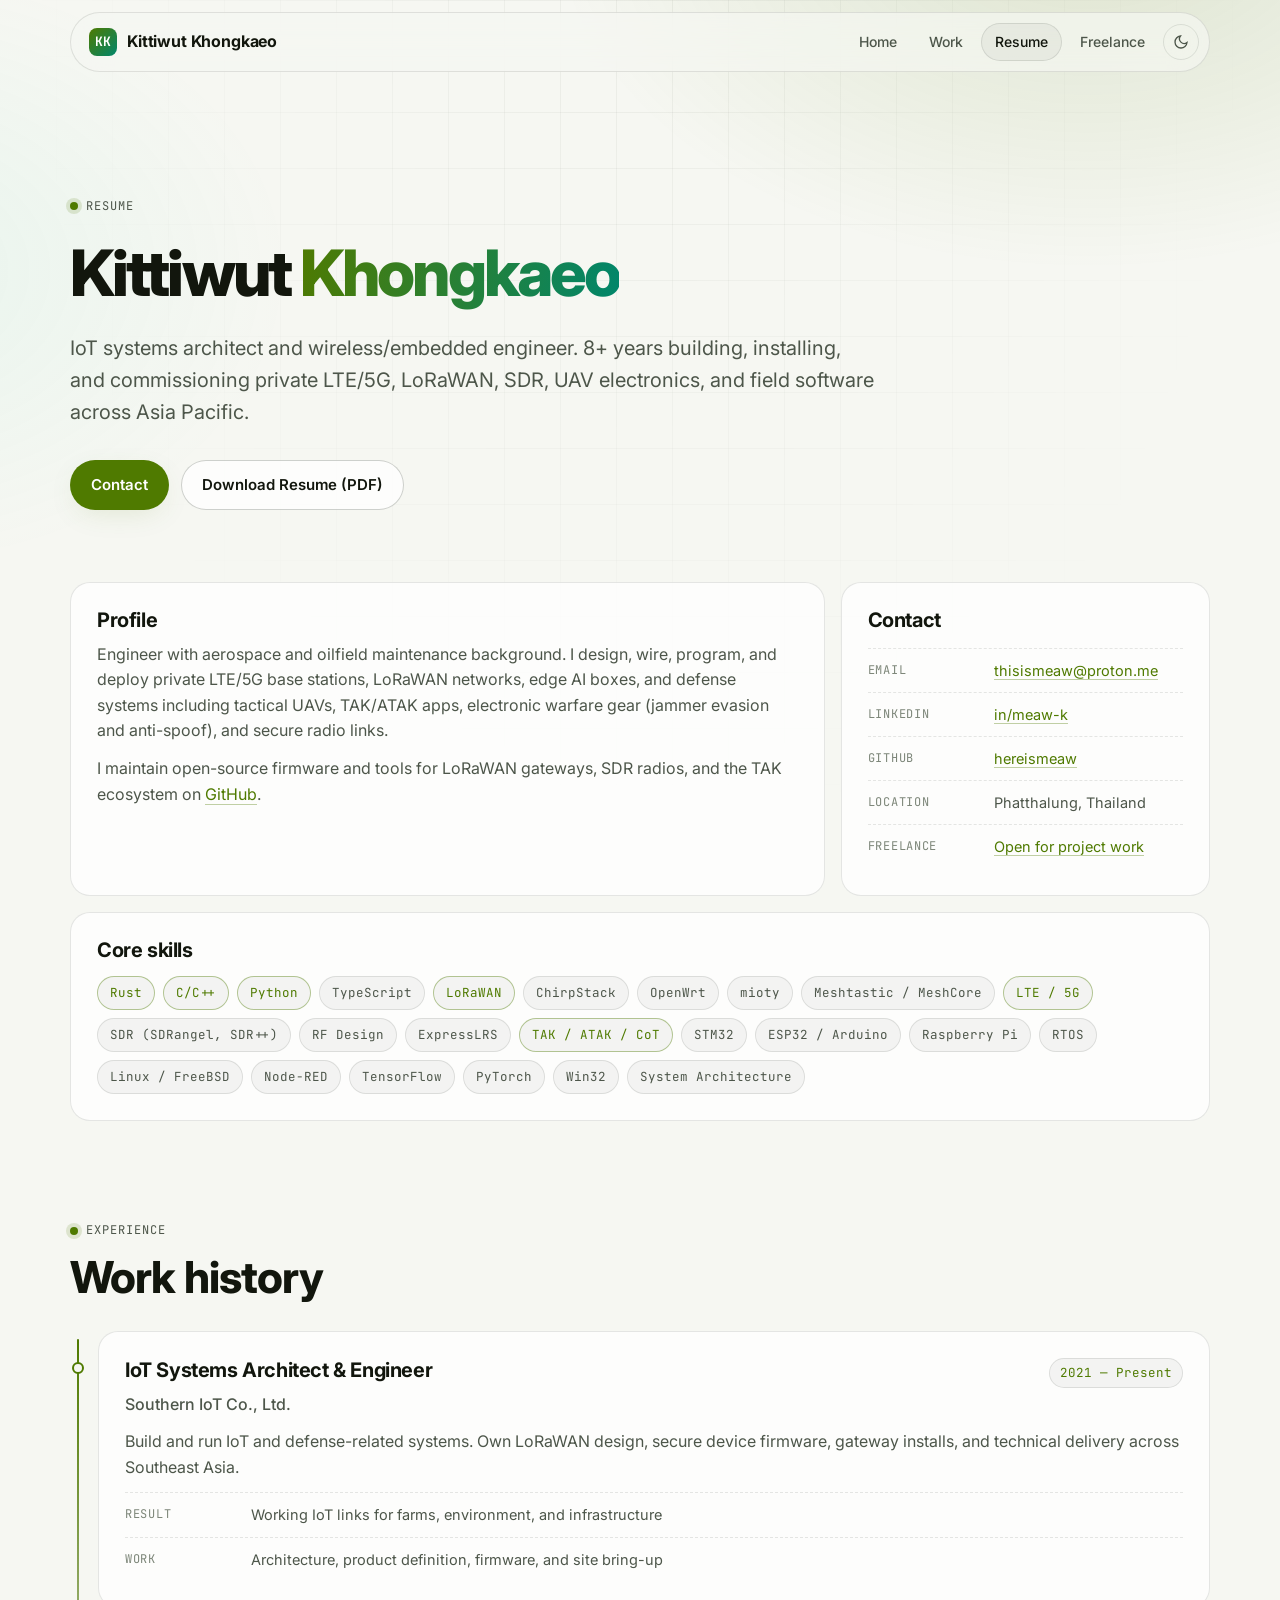
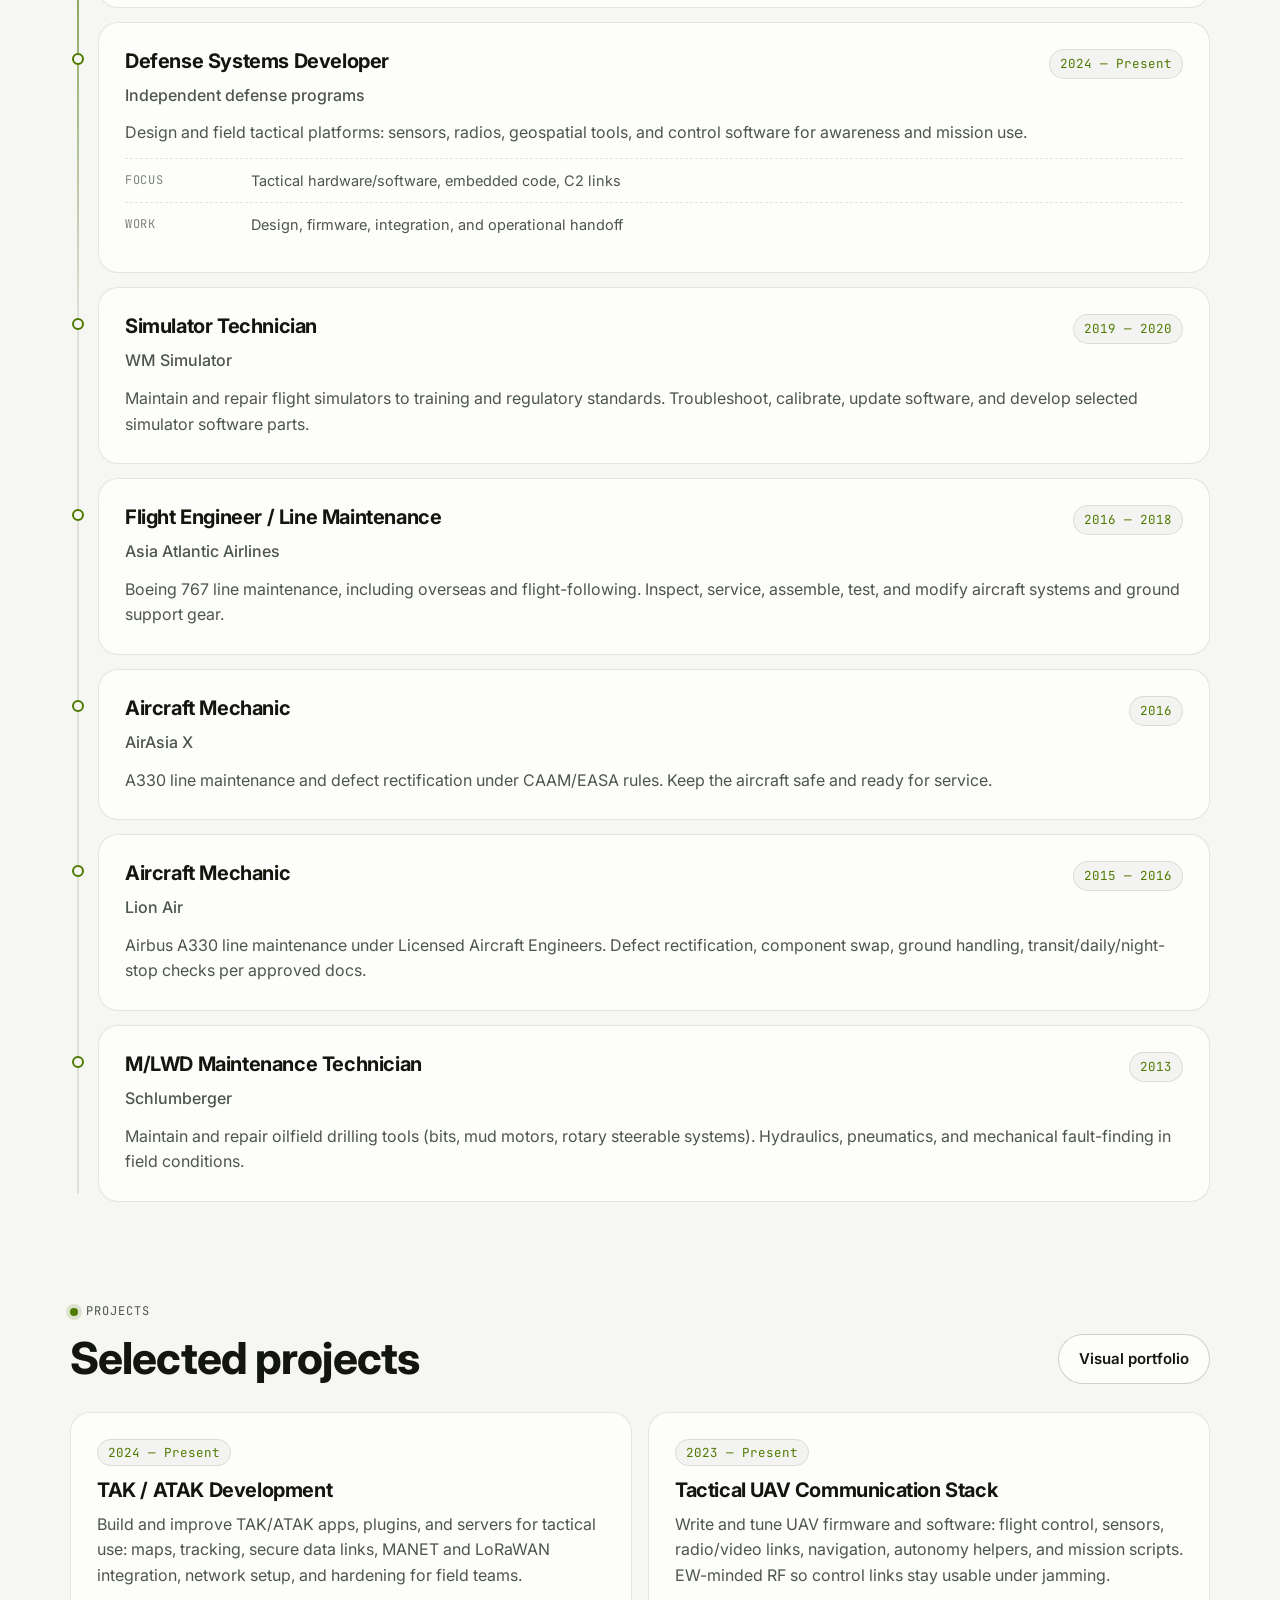
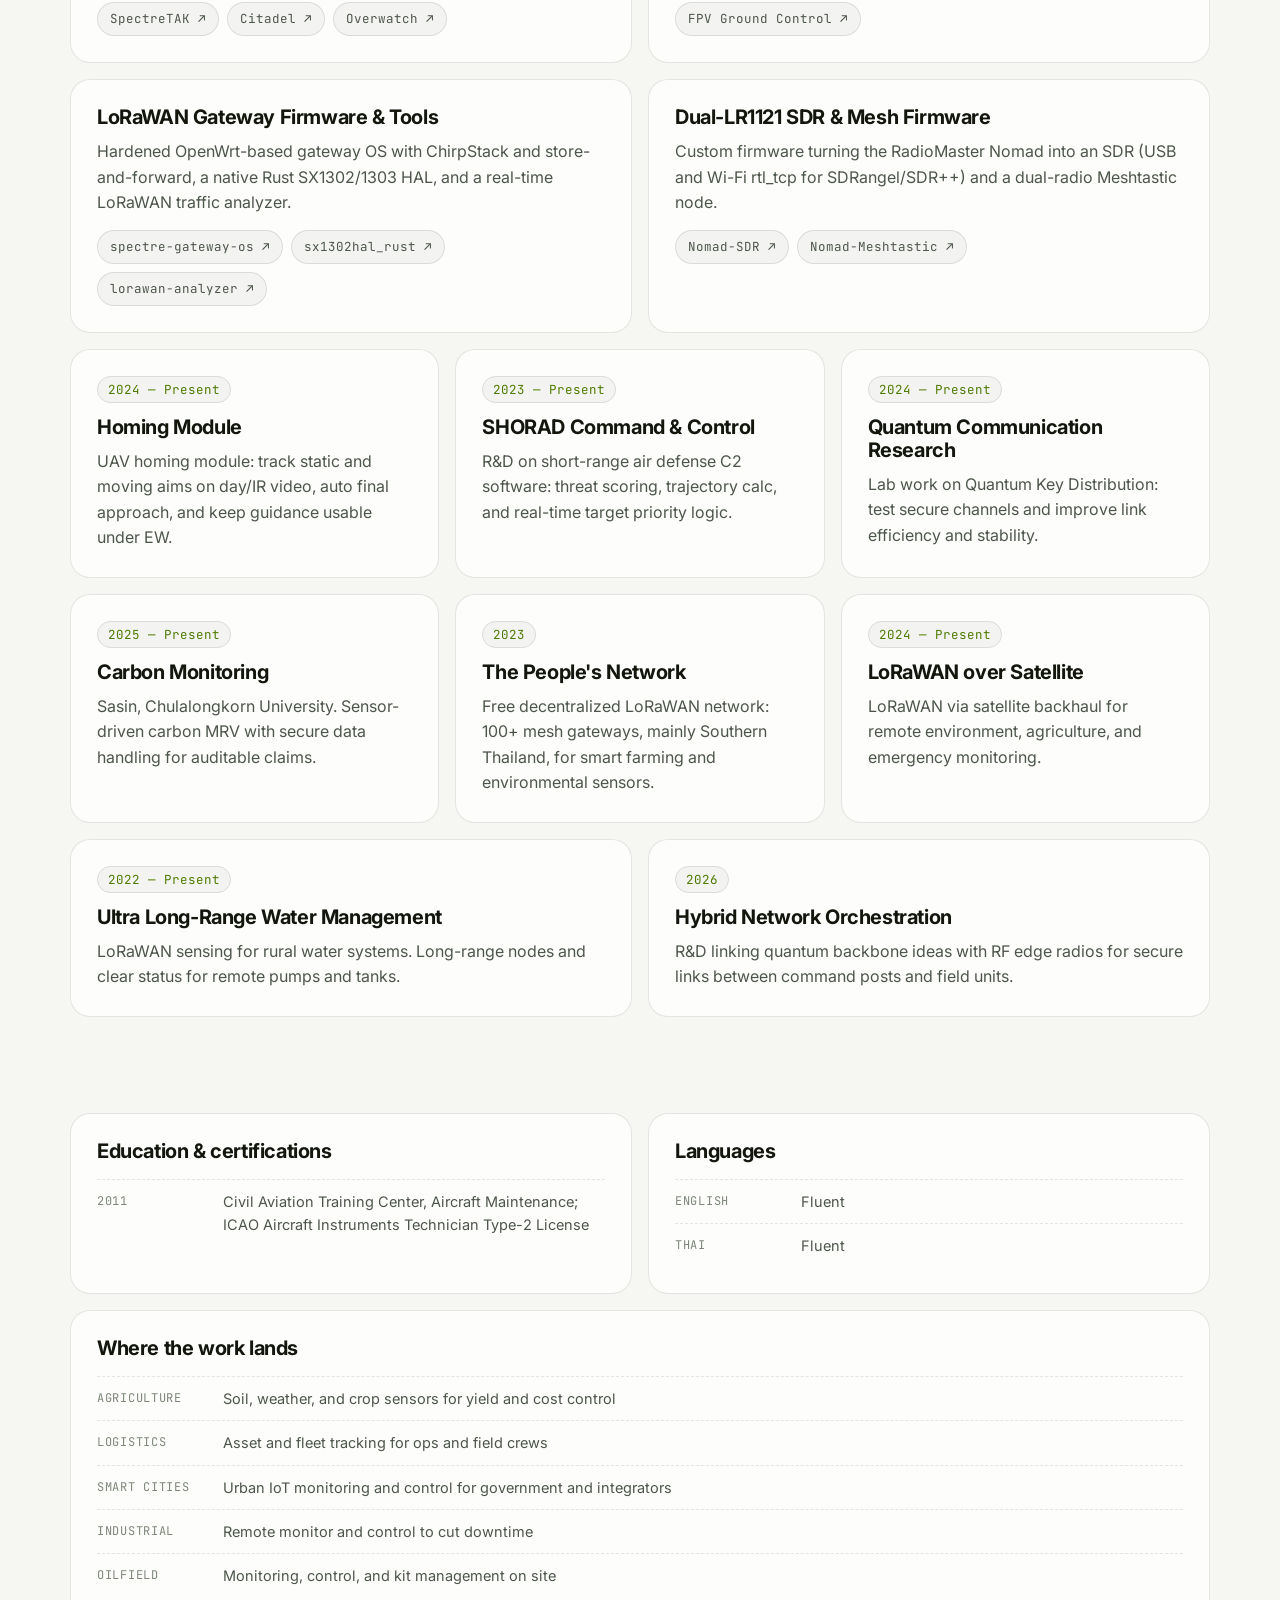
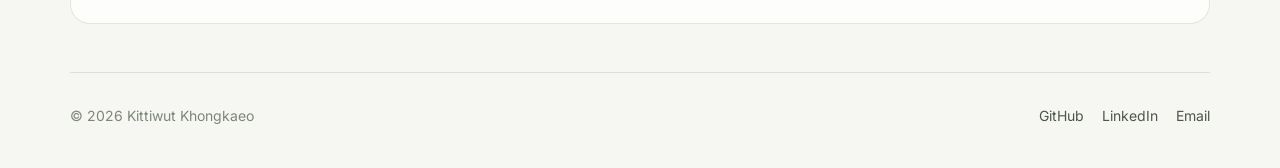
<file: resume.html>
<!DOCTYPE html>
<html lang="en">
  <head>
    <meta charset="UTF-8" />
    <meta name="viewport" content="width=device-width, initial-scale=1.0" />
    <title>Resume · Kittiwut Khongkaeo</title>
    <meta name="description" content="Resume of Kittiwut Khongkaeo — IoT systems architect, wireless and embedded engineer." />
    <meta name="theme-color" content="#07090c" />
    <script>try{var t=localStorage.getItem("theme");if(t)document.documentElement.setAttribute("data-theme",t)}catch(e){}</script>
    <link rel="preconnect" href="https://fonts.googleapis.com" />
    <link rel="preconnect" href="https://fonts.gstatic.com" crossorigin />
    <link href="https://fonts.googleapis.com/css2?family=Inter:wght@400;500;600;700;800&family=JetBrains+Mono:wght@400;600&display=swap" rel="stylesheet" />
    <link rel="stylesheet" href="assets/css/site.css?v=6" />
  </head>
  <body>
    <nav class="nav" aria-label="Main">
      <div class="nav-inner">
        <a class="brand" href="index.html"><span class="brand-mark">KK</span><span class="brand-name">Kittiwut Khongkaeo</span></a>
        <div class="nav-links">
          <a href="index.html">Home</a>
          <a href="portfolio.html">Work</a>
          <a href="resume.html" aria-current="page">Resume</a>
          <a href="services.html">Freelance</a>
          <button class="theme-toggle" type="button" aria-label="Toggle color theme">
            <svg viewBox="0 0 24 24" fill="none" stroke="currentColor" stroke-width="2" stroke-linecap="round"><path d="M21 12.8A9 9 0 1 1 11.2 3a7 7 0 0 0 9.8 9.8z"/></svg>
          </button>
        </div>
      </div>
    </nav>

    <main class="container">
      <section class="hero compact reveal">
        <span class="eyebrow">Resume</span>
        <h1>Kittiwut <span class="grad">Khongkaeo</span></h1>
        <p class="lead">IoT systems architect and wireless/embedded engineer. 8+ years building, installing, and commissioning private LTE/5G, LoRaWAN, SDR, UAV electronics, and field software across Asia Pacific.</p>
        <div class="actions">
          <a class="btn btn-primary" href="mailto:thisismeaw@proton.me">Contact</a>
          <a class="btn btn-ghost" href="assets/files/Resume%20STD.pdf" download="Resume STD.pdf">Download Resume (PDF)</a>
        </div>
      </section>

      <div class="bento">
        <article class="card span-4 reveal">
          <h3>Profile</h3>
          <p>Engineer with aerospace and oilfield maintenance background. I design, wire, program, and deploy private LTE/5G base stations, LoRaWAN networks, edge AI boxes, and defense systems including tactical UAVs, TAK/ATAK apps, electronic warfare gear (jammer evasion and anti-spoof), and secure radio links.</p>
          <p>I maintain open-source firmware and tools for LoRaWAN gateways, SDR radios, and the TAK ecosystem on <a href="https://github.com/hereismeaw" target="_blank" rel="noreferrer">GitHub</a>.</p>
        </article>
        <article class="card span-2 reveal">
          <h3>Contact</h3>
          <ul class="kv">
            <li><span>Email</span><span><a href="mailto:thisismeaw@proton.me">thisismeaw@proton.me</a></span></li>
            <li><span>LinkedIn</span><span><a href="https://linkedin.com/in/meaw-k" target="_blank" rel="noreferrer">in/meaw-k</a></span></li>
            <li><span>GitHub</span><span><a href="https://github.com/hereismeaw" target="_blank" rel="noreferrer">hereismeaw</a></span></li>
            <li><span>Location</span><span>Phatthalung, Thailand</span></li>
            <li><span>Freelance</span><span><a href="services.html">Open for project work</a></span></li>
          </ul>
        </article>
        <article class="card span-6 reveal">
          <h3>Core skills</h3>
          <ul class="chips" style="margin-top:14px">
            <li class="hot">Rust</li><li class="hot">C/C++</li><li class="hot">Python</li><li>TypeScript</li>
            <li class="hot">LoRaWAN</li><li>ChirpStack</li><li>OpenWrt</li><li>mioty</li><li>Meshtastic / MeshCore</li>
            <li class="hot">LTE / 5G</li><li>SDR (SDRangel, SDR++)</li><li>RF Design</li><li>ExpressLRS</li>
            <li class="hot">TAK / ATAK / CoT</li><li>STM32</li><li>ESP32 / Arduino</li><li>Raspberry Pi</li><li>RTOS</li>
            <li>Linux / FreeBSD</li><li>Node-RED</li><li>TensorFlow</li><li>PyTorch</li><li>Win32</li><li>System Architecture</li>
          </ul>
        </article>
      </div>

      <section class="section">
        <div class="section-head reveal"><div><span class="eyebrow">Experience</span><h2>Work history</h2></div></div>
        <div class="timeline">
          <article class="card tl-item reveal">
            <div class="tl-head"><h3>IoT Systems Architect &amp; Engineer</h3><time>2021 — Present</time></div>
            <p class="tl-org">Southern IoT Co., Ltd.</p>
            <p>Build and run IoT and defense-related systems. Own LoRaWAN design, secure device firmware, gateway installs, and technical delivery across Southeast Asia.</p>
            <ul class="kv">
              <li><span>Result</span><span>Working IoT links for farms, environment, and infrastructure</span></li>
              <li><span>Work</span><span>Architecture, product definition, firmware, and site bring-up</span></li>
            </ul>
          </article>
          <article class="card tl-item reveal">
            <div class="tl-head"><h3>Defense Systems Developer</h3><time>2024 — Present</time></div>
            <p class="tl-org">Independent defense programs</p>
            <p>Design and field tactical platforms: sensors, radios, geospatial tools, and control software for awareness and mission use.</p>
            <ul class="kv">
              <li><span>Focus</span><span>Tactical hardware/software, embedded code, C2 links</span></li>
              <li><span>Work</span><span>Design, firmware, integration, and operational handoff</span></li>
            </ul>
          </article>
          <article class="card tl-item reveal">
            <div class="tl-head"><h3>Simulator Technician</h3><time>2019 — 2020</time></div>
            <p class="tl-org">WM Simulator</p>
            <p>Maintain and repair flight simulators to training and regulatory standards. Troubleshoot, calibrate, update software, and develop selected simulator software parts.</p>
          </article>
          <article class="card tl-item reveal">
            <div class="tl-head"><h3>Flight Engineer / Line Maintenance</h3><time>2016 — 2018</time></div>
            <p class="tl-org">Asia Atlantic Airlines</p>
            <p>Boeing 767 line maintenance, including overseas and flight-following. Inspect, service, assemble, test, and modify aircraft systems and ground support gear.</p>
          </article>
          <article class="card tl-item reveal">
            <div class="tl-head"><h3>Aircraft Mechanic</h3><time>2016</time></div>
            <p class="tl-org">AirAsia X</p>
            <p>A330 line maintenance and defect rectification under CAAM/EASA rules. Keep the aircraft safe and ready for service.</p>
          </article>
          <article class="card tl-item reveal">
            <div class="tl-head"><h3>Aircraft Mechanic</h3><time>2015 — 2016</time></div>
            <p class="tl-org">Lion Air</p>
            <p>Airbus A330 line maintenance under Licensed Aircraft Engineers. Defect rectification, component swap, ground handling, transit/daily/night-stop checks per approved docs.</p>
          </article>
          <article class="card tl-item reveal">
            <div class="tl-head"><h3>M/LWD Maintenance Technician</h3><time>2013</time></div>
            <p class="tl-org">Schlumberger</p>
            <p>Maintain and repair oilfield drilling tools (bits, mud motors, rotary steerable systems). Hydraulics, pneumatics, and mechanical fault-finding in field conditions.</p>
          </article>
        </div>
      </section>

      <section class="section">
        <div class="section-head reveal"><div><span class="eyebrow">Projects</span><h2>Selected projects</h2></div><a class="btn btn-ghost" href="portfolio.html">Visual portfolio</a></div>
        <div class="bento">
          <article class="card span-3 reveal">
            <span class="date">2024 — Present</span>
            <h3 style="margin-top:14px">TAK / ATAK Development</h3>
            <p>Build and improve TAK/ATAK apps, plugins, and servers for tactical use: maps, tracking, secure data links, MANET and LoRaWAN integration, network setup, and hardening for field teams.</p>
            <ul class="chips" style="margin-top:14px"><li><a href="https://github.com/hereismeaw/SpectreTAK" target="_blank" rel="noreferrer">SpectreTAK ↗</a></li><li><a href="https://github.com/hereismeaw/Citadel" target="_blank" rel="noreferrer">Citadel ↗</a></li><li><a href="https://github.com/hereismeaw/Spectre-Overwatch" target="_blank" rel="noreferrer">Overwatch ↗</a></li></ul>
          </article>
          <article class="card span-3 reveal">
            <span class="date">2023 — Present</span>
            <h3 style="margin-top:14px">Tactical UAV Communication Stack</h3>
            <p>Write and tune UAV firmware and software: flight control, sensors, radio/video links, navigation, autonomy helpers, and mission scripts. EW-minded RF so control links stay usable under jamming.</p>
            <ul class="chips" style="margin-top:14px"><li><a href="https://github.com/hereismeaw/Spectre-FPV-Ground-Control" target="_blank" rel="noreferrer">FPV Ground Control ↗</a></li></ul>
          </article>
          <article class="card span-3 reveal">
            <h3>LoRaWAN Gateway Firmware &amp; Tools</h3>
            <p>Hardened OpenWrt-based gateway OS with ChirpStack and store-and-forward, a native Rust SX1302/1303 HAL, and a real-time LoRaWAN traffic analyzer.</p>
            <ul class="chips" style="margin-top:14px"><li><a href="https://github.com/hereismeaw/spectre-gateway-os" target="_blank" rel="noreferrer">spectre-gateway-os ↗</a></li><li><a href="https://github.com/hereismeaw/sx1302hal_rust" target="_blank" rel="noreferrer">sx1302hal_rust ↗</a></li><li><a href="https://github.com/hereismeaw/lorawan-analyzer" target="_blank" rel="noreferrer">lorawan-analyzer ↗</a></li></ul>
          </article>
          <article class="card span-3 reveal">
            <h3>Dual-LR1121 SDR &amp; Mesh Firmware</h3>
            <p>Custom firmware turning the RadioMaster Nomad into an SDR (USB and Wi-Fi rtl_tcp for SDRangel/SDR++) and a dual-radio Meshtastic node.</p>
            <ul class="chips" style="margin-top:14px"><li><a href="https://github.com/hereismeaw/Nomad-SDR" target="_blank" rel="noreferrer">Nomad-SDR ↗</a></li><li><a href="https://github.com/hereismeaw/Nomad-Meshtastic" target="_blank" rel="noreferrer">Nomad-Meshtastic ↗</a></li></ul>
          </article>
          <article class="card span-2 reveal">
            <span class="date">2024 — Present</span>
            <h3 style="margin-top:14px">Homing Module</h3>
            <p>UAV homing module: track static and moving aims on day/IR video, auto final approach, and keep guidance usable under EW.</p>
          </article>
          <article class="card span-2 reveal">
            <span class="date">2023 — Present</span>
            <h3 style="margin-top:14px">SHORAD Command &amp; Control</h3>
            <p>R&amp;D on short-range air defense C2 software: threat scoring, trajectory calc, and real-time target priority logic.</p>
          </article>
          <article class="card span-2 reveal">
            <span class="date">2024 — Present</span>
            <h3 style="margin-top:14px">Quantum Communication Research</h3>
            <p>Lab work on Quantum Key Distribution: test secure channels and improve link efficiency and stability.</p>
          </article>
          <article class="card span-2 reveal">
            <span class="date">2025 — Present</span>
            <h3 style="margin-top:14px">Carbon Monitoring</h3>
            <p>Sasin, Chulalongkorn University. Sensor-driven carbon MRV with secure data handling for auditable claims.</p>
          </article>
          <article class="card span-2 reveal">
            <span class="date">2023</span>
            <h3 style="margin-top:14px">The People's Network</h3>
            <p>Free decentralized LoRaWAN network: 100+ mesh gateways, mainly Southern Thailand, for smart farming and environmental sensors.</p>
          </article>
          <article class="card span-2 reveal">
            <span class="date">2024 — Present</span>
            <h3 style="margin-top:14px">LoRaWAN over Satellite</h3>
            <p>LoRaWAN via satellite backhaul for remote environment, agriculture, and emergency monitoring.</p>
          </article>
          <article class="card span-3 reveal">
            <span class="date">2022 — Present</span>
            <h3 style="margin-top:14px">Ultra Long-Range Water Management</h3>
            <p>LoRaWAN sensing for rural water systems. Long-range nodes and clear status for remote pumps and tanks.</p>
          </article>
          <article class="card span-3 reveal">
            <span class="date">2026</span>
            <h3 style="margin-top:14px">Hybrid Network Orchestration</h3>
            <p>R&amp;D linking quantum backbone ideas with RF edge radios for secure links between command posts and field units.</p>
          </article>
        </div>
      </section>

      <section class="section">
        <div class="bento">
          <article class="card span-3 reveal">
            <h3>Education &amp; certifications</h3>
            <ul class="kv">
              <li><span>2011</span><span>Civil Aviation Training Center, Aircraft Maintenance; ICAO Aircraft Instruments Technician Type-2 License</span></li>
            </ul>
          </article>
          <article class="card span-3 reveal">
            <h3>Languages</h3>
            <ul class="kv">
              <li><span>English</span><span>Fluent</span></li>
              <li><span>Thai</span><span>Fluent</span></li>
            </ul>
          </article>
          <article class="card span-6 reveal">
            <h3>Where the work lands</h3>
            <ul class="kv">
              <li><span>Agriculture</span><span>Soil, weather, and crop sensors for yield and cost control</span></li>
              <li><span>Logistics</span><span>Asset and fleet tracking for ops and field crews</span></li>
              <li><span>Smart cities</span><span>Urban IoT monitoring and control for government and integrators</span></li>
              <li><span>Industrial</span><span>Remote monitor and control to cut downtime</span></li>
              <li><span>Oilfield</span><span>Monitoring, control, and kit management on site</span></li>
            </ul>
          </article>
        </div>
      </section>

      <footer class="footer">
        <span>© 2026 Kittiwut Khongkaeo</span>
        <div class="footer-links">
          <a href="https://github.com/hereismeaw" target="_blank" rel="noreferrer">GitHub</a>
          <a href="https://linkedin.com/in/meaw-k" target="_blank" rel="noreferrer">LinkedIn</a>
          <a href="mailto:thisismeaw@proton.me">Email</a>
        </div>
      </footer>
    </main>
    <script src="assets/js/site.js" defer></script>
    <!-- Cloudflare Web Analytics --><script type='module' src='https://static.cloudflareinsights.com/beacon.min.js' data-cf-beacon='{"token": "825c55b2adf44a6ba138a3e7b83cdfe3"}'></script><!-- End Cloudflare Web Analytics -->
  </body>
</html>
</file>
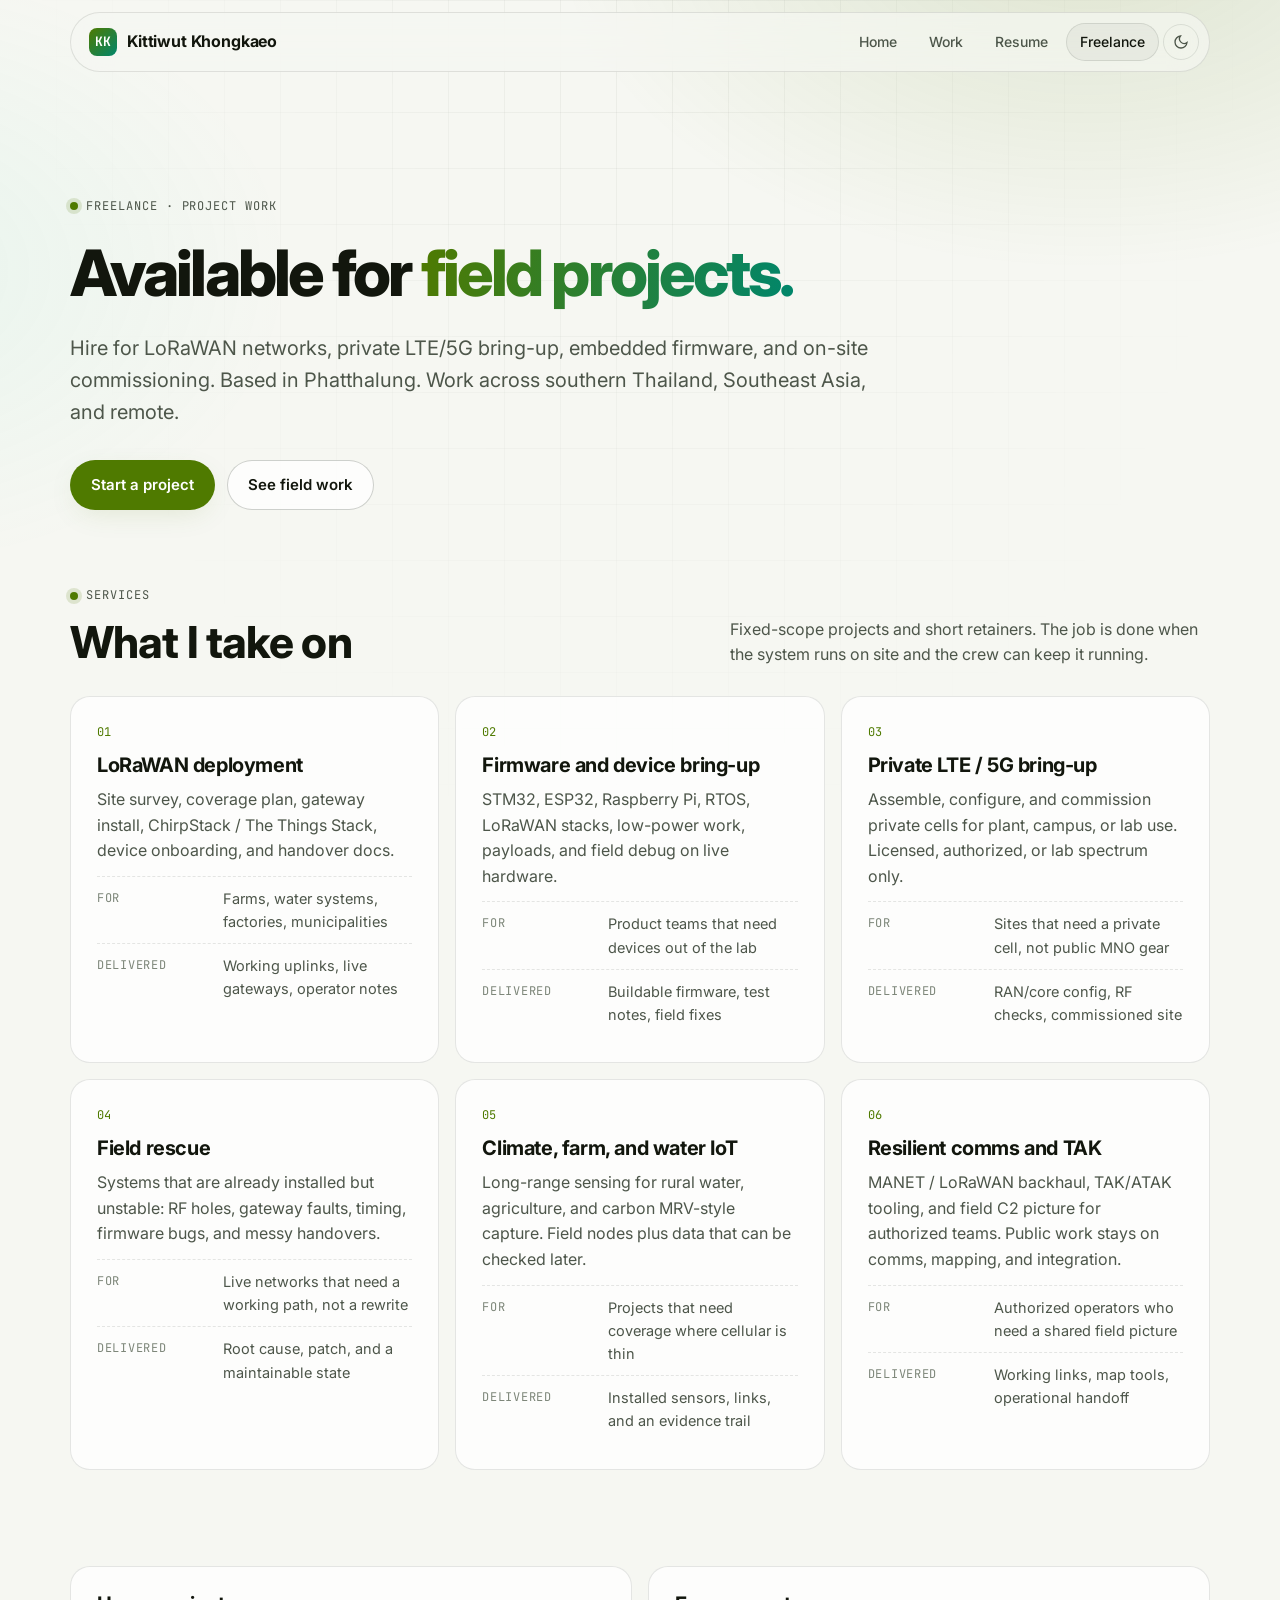
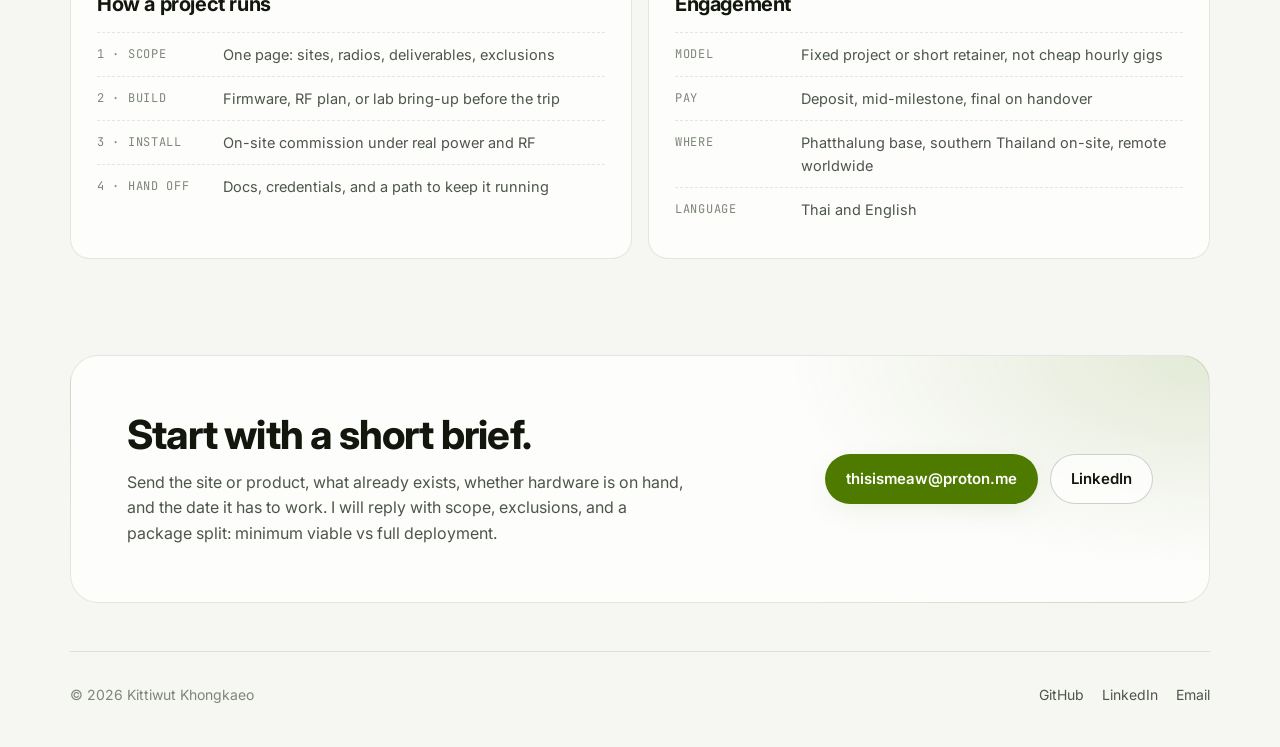
<file: services.html>
<!DOCTYPE html>
<html lang="en">
  <head>
    <meta charset="UTF-8" />
    <meta name="viewport" content="width=device-width, initial-scale=1.0" />
    <title>Freelance · Kittiwut Khongkaeo</title>
    <meta name="description" content="Freelance and project work: LoRaWAN deployment, firmware bring-up, private LTE/5G, field rescue, and resilient comms." />
    <meta name="theme-color" content="#07090c" />
    <script>try{var t=localStorage.getItem("theme");if(t)document.documentElement.setAttribute("data-theme",t)}catch(e){}</script>
    <link rel="preconnect" href="https://fonts.googleapis.com" />
    <link rel="preconnect" href="https://fonts.gstatic.com" crossorigin />
    <link href="https://fonts.googleapis.com/css2?family=Inter:wght@400;500;600;700;800&family=JetBrains+Mono:wght@400;600&display=swap" rel="stylesheet" />
    <link rel="stylesheet" href="assets/css/site.css?v=6" />
  </head>
  <body>
    <nav class="nav" aria-label="Main">
      <div class="nav-inner">
        <a class="brand" href="index.html"><span class="brand-mark">KK</span><span class="brand-name">Kittiwut Khongkaeo</span></a>
        <div class="nav-links">
          <a href="index.html">Home</a>
          <a href="portfolio.html">Work</a>
          <a href="resume.html">Resume</a>
          <a href="services.html" aria-current="page">Freelance</a>
          <button class="theme-toggle" type="button" aria-label="Toggle color theme">
            <svg viewBox="0 0 24 24" fill="none" stroke="currentColor" stroke-width="2" stroke-linecap="round"><path d="M21 12.8A9 9 0 1 1 11.2 3a7 7 0 0 0 9.8 9.8z"/></svg>
          </button>
        </div>
      </div>
    </nav>

        <main class="container">
      <section class="hero compact reveal">
        <span class="eyebrow">Freelance · project work</span>
        <h1>Available for <span class="grad">field projects.</span></h1>
        <p class="lead">Hire for LoRaWAN networks, private LTE/5G bring-up, embedded firmware, and on-site commissioning. Based in Phatthalung. Work across southern Thailand, Southeast Asia, and remote.</p>
        <div class="actions">
          <a class="btn btn-primary" href="mailto:thisismeaw@proton.me?subject=Project%20inquiry">Start a project</a>
          <a class="btn btn-ghost" href="portfolio.html">See field work</a>
        </div>
      </section>

      <section>
        <div class="section-head reveal">
          <div><span class="eyebrow">Services</span><h2>What I take on</h2></div>
          <p class="muted">Fixed-scope projects and short retainers. The job is done when the system runs on site and the crew can keep it running.</p>
        </div>
        <div class="bento">
          <article class="card span-2 reveal">
            <span class="project-index">01</span>
            <h3>LoRaWAN deployment</h3>
            <p>Site survey, coverage plan, gateway install, ChirpStack / The Things Stack, device onboarding, and handover docs.</p>
            <ul class="kv">
              <li><span>For</span><span>Farms, water systems, factories, municipalities</span></li>
              <li><span>Delivered</span><span>Working uplinks, live gateways, operator notes</span></li>
            </ul>
          </article>
          <article class="card span-2 reveal">
            <span class="project-index">02</span>
            <h3>Firmware and device bring-up</h3>
            <p>STM32, ESP32, Raspberry Pi, RTOS, LoRaWAN stacks, low-power work, payloads, and field debug on live hardware.</p>
            <ul class="kv">
              <li><span>For</span><span>Product teams that need devices out of the lab</span></li>
              <li><span>Delivered</span><span>Buildable firmware, test notes, field fixes</span></li>
            </ul>
          </article>
          <article class="card span-2 reveal">
            <span class="project-index">03</span>
            <h3>Private LTE / 5G bring-up</h3>
            <p>Assemble, configure, and commission private cells for plant, campus, or lab use. Licensed, authorized, or lab spectrum only.</p>
            <ul class="kv">
              <li><span>For</span><span>Sites that need a private cell, not public MNO gear</span></li>
              <li><span>Delivered</span><span>RAN/core config, RF checks, commissioned site</span></li>
            </ul>
          </article>
          <article class="card span-2 reveal">
            <span class="project-index">04</span>
            <h3>Field rescue</h3>
            <p>Systems that are already installed but unstable: RF holes, gateway faults, timing, firmware bugs, and messy handovers.</p>
            <ul class="kv">
              <li><span>For</span><span>Live networks that need a working path, not a rewrite</span></li>
              <li><span>Delivered</span><span>Root cause, patch, and a maintainable state</span></li>
            </ul>
          </article>
          <article class="card span-2 reveal">
            <span class="project-index">05</span>
            <h3>Climate, farm, and water IoT</h3>
            <p>Long-range sensing for rural water, agriculture, and carbon MRV-style capture. Field nodes plus data that can be checked later.</p>
            <ul class="kv">
              <li><span>For</span><span>Projects that need coverage where cellular is thin</span></li>
              <li><span>Delivered</span><span>Installed sensors, links, and an evidence trail</span></li>
            </ul>
          </article>
          <article class="card span-2 reveal">
            <span class="project-index">06</span>
            <h3>Resilient comms and TAK</h3>
            <p>MANET / LoRaWAN backhaul, TAK/ATAK tooling, and field C2 picture for authorized teams. Public work stays on comms, mapping, and integration.</p>
            <ul class="kv">
              <li><span>For</span><span>Authorized operators who need a shared field picture</span></li>
              <li><span>Delivered</span><span>Working links, map tools, operational handoff</span></li>
            </ul>
          </article>
        </div>
      </section>

      <section class="section">
        <div class="bento">
          <article class="card span-3 reveal">
            <h3>How a project runs</h3>
            <ul class="kv">
              <li><span>1 · Scope</span><span>One page: sites, radios, deliverables, exclusions</span></li>
              <li><span>2 · Build</span><span>Firmware, RF plan, or lab bring-up before the trip</span></li>
              <li><span>3 · Install</span><span>On-site commission under real power and RF</span></li>
              <li><span>4 · Hand off</span><span>Docs, credentials, and a path to keep it running</span></li>
            </ul>
          </article>
          <article class="card span-3 reveal">
            <h3>Engagement</h3>
            <ul class="kv">
              <li><span>Model</span><span>Fixed project or short retainer, not cheap hourly gigs</span></li>
              <li><span>Pay</span><span>Deposit, mid-milestone, final on handover</span></li>
              <li><span>Where</span><span>Phatthalung base, southern Thailand on-site, remote worldwide</span></li>
              <li><span>Language</span><span>Thai and English</span></li>
            </ul>
          </article>
        </div>
      </section>

      <section class="cta reveal">
        <div>
          <h2>Start with a short brief.</h2>
          <p class="muted" style="margin-top:12px;max-width:56ch">Send the site or product, what already exists, whether hardware is on hand, and the date it has to work. I will reply with scope, exclusions, and a package split: minimum viable vs full deployment.</p>
        </div>
        <div class="actions" style="margin-top:0">
          <a class="btn btn-primary" href="mailto:thisismeaw@proton.me?subject=Project%20inquiry">thisismeaw@proton.me</a>
          <a class="btn btn-ghost" href="https://linkedin.com/in/meaw-k" target="_blank" rel="noreferrer">LinkedIn</a>
        </div>
      </section>

      <footer class="footer">
        <span>© 2026 Kittiwut Khongkaeo</span>
        <div class="footer-links">
          <a href="https://github.com/hereismeaw" target="_blank" rel="noreferrer">GitHub</a>
          <a href="https://linkedin.com/in/meaw-k" target="_blank" rel="noreferrer">LinkedIn</a>
          <a href="mailto:thisismeaw@proton.me">Email</a>
        </div>
      </footer>
    </main>
    <script src="assets/js/site.js" defer></script>
    <!-- Cloudflare Web Analytics --><script type='module' src='https://static.cloudflareinsights.com/beacon.min.js' data-cf-beacon='{"token": "825c55b2adf44a6ba138a3e7b83cdfe3"}'></script><!-- End Cloudflare Web Analytics -->
  </body>
</html>
</file>
<file: assets/css/site.css>
/* ==========================================================================
   Kittiwut Khongkaeo — site styles (2026 refresh)
   ========================================================================== */
:root {
  --bg: #07090c;
  --bg-2: #0d1117;
  --surface: rgba(255, 255, 255, 0.035);
  --surface-2: rgba(255, 255, 255, 0.06);
  --border: rgba(255, 255, 255, 0.09);
  --border-strong: rgba(255, 255, 255, 0.18);
  --text: #e8ecef;
  --text-dim: #9aa4ad;
  --text-faint: #66707a;
  --accent: #b6f24a;
  --accent-2: #4ee3c1;
  --accent-ink: #0b1200;
  --glow: rgba(182, 242, 74, 0.22);
  --radius: 20px;
  --radius-sm: 12px;
  --maxw: 1180px;
  --font: "Inter", system-ui, -apple-system, "Segoe UI", sans-serif;
  --mono: "JetBrains Mono", ui-monospace, "Cascadia Code", monospace;
  color-scheme: dark;
}

:root[data-theme="light"] {
  --bg: #f6f7f2;
  --bg-2: #ffffff;
  --surface: rgba(255, 255, 255, 0.75);
  --surface-2: rgba(10, 20, 0, 0.04);
  --border: rgba(15, 25, 10, 0.1);
  --border-strong: rgba(15, 25, 10, 0.2);
  --text: #12160d;
  --text-dim: #4d564a;
  --text-faint: #7d8679;
  --accent: #4f7a00;
  --accent-2: #00866b;
  --accent-ink: #ffffff;
  --glow: rgba(79, 122, 0, 0.15);
  color-scheme: light;
}

@media (prefers-color-scheme: light) {
  :root:not([data-theme="dark"]) {
    --bg: #f6f7f2;
    --bg-2: #ffffff;
    --surface: rgba(255, 255, 255, 0.75);
    --surface-2: rgba(10, 20, 0, 0.04);
    --border: rgba(15, 25, 10, 0.1);
    --border-strong: rgba(15, 25, 10, 0.2);
    --text: #12160d;
    --text-dim: #4d564a;
    --text-faint: #7d8679;
    --accent: #4f7a00;
    --accent-2: #00866b;
    --accent-ink: #ffffff;
    --glow: rgba(79, 122, 0, 0.15);
    color-scheme: light;
  }
}

*, *::before, *::after { box-sizing: border-box; }
html { scroll-behavior: smooth; -webkit-text-size-adjust: 100%; }
body {
  margin: 0;
  font-family: var(--font);
  font-size: 16px;
  line-height: 1.6;
  color: var(--text);
  background: var(--bg);
  min-height: 100vh;
  overflow-x: hidden;
  -webkit-font-smoothing: antialiased;
}

/* Ambient background: soft glow + fine grid */
body::before {
  content: "";
  position: fixed;
  inset: 0;
  z-index: -2;
  background:
    radial-gradient(900px 600px at 85% -10%, var(--glow), transparent 60%),
    radial-gradient(700px 500px at -10% 30%, rgba(78, 227, 193, 0.08), transparent 60%);
}
body::after {
  content: "";
  position: fixed;
  inset: 0;
  z-index: -1;
  background-image:
    linear-gradient(var(--border) 1px, transparent 1px),
    linear-gradient(90deg, var(--border) 1px, transparent 1px);
  background-size: 56px 56px;
  mask-image: radial-gradient(ellipse at 50% 0%, #000 0%, transparent 70%);
  -webkit-mask-image: radial-gradient(ellipse at 50% 0%, #000 0%, transparent 70%);
  opacity: 0.5;
  pointer-events: none;
}

a { color: inherit; }
img { max-width: 100%; display: block; }
h1, h2, h3 { line-height: 1.15; letter-spacing: -0.02em; margin: 0; }
p { margin: 0; }
::selection { background: var(--accent); color: var(--accent-ink); }
:focus-visible { outline: 2px solid var(--accent); outline-offset: 3px; border-radius: 6px; }

.container { width: 100%; max-width: var(--maxw); margin: 0 auto; padding: 0 20px; }
@media (max-width: 600px) { .container { padding: 0 16px; } }

/* ---------- Nav ---------- */
.nav {
  position: sticky;
  top: 12px;
  z-index: 50;
  margin: 12px auto 0;
  max-width: var(--maxw);
  padding: 0 20px;
}
.nav-inner {
  display: flex;
  align-items: center;
  justify-content: space-between;
  gap: 12px;
  padding: 10px 10px 10px 18px;
  border: 1px solid var(--border);
  border-radius: 999px;
  background: color-mix(in srgb, var(--bg) 70%, transparent);
  backdrop-filter: blur(18px) saturate(1.4);
  -webkit-backdrop-filter: blur(18px) saturate(1.4);
}
.brand {
  display: flex;
  align-items: center;
  gap: 10px;
  font-weight: 700;
  text-decoration: none;
  letter-spacing: -0.01em;
  white-space: nowrap;
}
.brand-mark {
  width: 28px; height: 28px;
  border-radius: 8px;
  display: grid; place-items: center;
  font-family: var(--mono);
  font-size: 13px;
  color: var(--accent-ink);
  background: linear-gradient(135deg, var(--accent), var(--accent-2));
}
.nav-links { display: flex; gap: 4px; align-items: center; }
.nav-links a {
  text-decoration: none;
  color: var(--text-dim);
  font-size: 14px;
  font-weight: 500;
  padding: 8px 14px;
  border-radius: 999px;
  transition: color .2s, background .2s;
}
.nav-links a:hover { color: var(--text); background: var(--surface-2); }
.nav-links a[aria-current="page"] { color: var(--text); background: var(--surface-2); box-shadow: inset 0 0 0 1px var(--border); }
.theme-toggle {
  width: 36px; height: 36px;
  border-radius: 999px;
  border: 1px solid var(--border);
  background: transparent;
  color: var(--text-dim);
  cursor: pointer;
  display: grid; place-items: center;
}
.theme-toggle:hover { color: var(--text); }
.theme-toggle svg { width: 16px; height: 16px; }
@media (max-width: 600px) {
  .nav { padding: 0 12px; }
  .brand-name { display: none; }
  .nav-links a { padding: 7px 10px; font-size: 13px; }
}

/* ---------- Type helpers ---------- */
.eyebrow {
  display: inline-flex;
  align-items: center;
  gap: 8px;
  font-family: var(--mono);
  font-size: 12px;
  letter-spacing: 0.08em;
  text-transform: uppercase;
  color: var(--text-dim);
}
.eyebrow::before {
  content: "";
  width: 8px; height: 8px;
  border-radius: 50%;
  background: var(--accent);
  box-shadow: 0 0 0 4px var(--glow);
}
.grad {
  background: linear-gradient(100deg, var(--accent), var(--accent-2));
  -webkit-background-clip: text;
  background-clip: text;
  color: transparent;
}
.lead { font-size: clamp(17px, 2vw, 20px); color: var(--text-dim); max-width: 62ch; }
.muted { color: var(--text-dim); }

/* ---------- Hero ---------- */
.hero { padding: clamp(56px, 10vw, 120px) 0 clamp(40px, 6vw, 72px); }
.hero h1 {
  font-size: clamp(40px, 7.5vw, 84px);
  font-weight: 800;
  letter-spacing: -0.045em;
  margin: 18px 0 22px;
  max-width: 14ch;
}
.hero.compact h1 { font-size: clamp(36px, 6vw, 64px); max-width: 18ch; }
.hero-grid {
  display: grid;
  grid-template-columns: 1.5fr 1fr;
  gap: 40px;
  align-items: end;
}
@media (max-width: 860px) { .hero-grid { grid-template-columns: 1fr; } }

.actions { display: flex; flex-wrap: wrap; gap: 12px; margin-top: 32px; }
.btn {
  display: inline-flex;
  align-items: center;
  gap: 8px;
  padding: 12px 20px;
  border-radius: 999px;
  font-weight: 600;
  font-size: 15px;
  text-decoration: none;
  border: 1px solid var(--border-strong);
  transition: transform .2s, background .2s, box-shadow .2s;
}
.btn:hover { transform: translateY(-2px); }
.btn-primary {
  background: var(--accent);
  color: var(--accent-ink);
  border-color: transparent;
  box-shadow: 0 8px 30px -8px var(--glow);
}
.btn-ghost { background: var(--surface); }
.btn svg { width: 16px; height: 16px; }

.profile {
  position: relative;
  border-radius: var(--radius);
  overflow: hidden;
  border: 1px solid var(--border);
  aspect-ratio: 4 / 5;
  max-width: 380px;
  justify-self: end;
  width: 100%;
}
.profile img { width: 100%; height: 100%; object-fit: cover; }
.profile-tag {
  position: absolute;
  left: 12px; right: 12px; bottom: 12px;
  padding: 12px 14px;
  border-radius: 14px;
  background: color-mix(in srgb, var(--bg) 65%, transparent);
  backdrop-filter: blur(14px);
  -webkit-backdrop-filter: blur(14px);
  border: 1px solid var(--border);
  font-size: 13px;
  display: flex; align-items: center; gap: 10px;
}
.dot-live {
  width: 8px; height: 8px; border-radius: 50%;
  background: #3ddc84;
  box-shadow: 0 0 0 0 rgba(61, 220, 132, .6);
  animation: pulse 2s infinite;
  flex: none;
}
@keyframes pulse {
  70% { box-shadow: 0 0 0 10px rgba(61, 220, 132, 0); }
  100% { box-shadow: 0 0 0 0 rgba(61, 220, 132, 0); }
}
@media (max-width: 860px) { .profile { justify-self: start; max-width: 320px; } }

/* ---------- Stats ---------- */
.stats {
  display: grid;
  grid-template-columns: repeat(4, 1fr);
  border: 1px solid var(--border);
  border-radius: var(--radius);
  background: var(--surface);
  overflow: hidden;
}
.stat { padding: 24px; border-right: 1px solid var(--border); }
.stat:last-child { border-right: 0; }
.stat b { display: block; font-size: clamp(28px, 4vw, 40px); font-weight: 800; letter-spacing: -0.03em; }
.stat span { color: var(--text-dim); font-size: 14px; }
@media (max-width: 760px) {
  .stats { grid-template-columns: 1fr 1fr; }
  .stat:nth-child(2) { border-right: 0; }
  .stat:nth-child(-n+2) { border-bottom: 1px solid var(--border); }
}

/* ---------- Sections ---------- */
.section { padding: clamp(48px, 8vw, 96px) 0 0; }
.section-head {
  display: flex;
  justify-content: space-between;
  align-items: end;
  gap: 20px;
  flex-wrap: wrap;
  margin-bottom: 28px;
}
.section-head h2 { font-size: clamp(28px, 4vw, 44px); font-weight: 750; margin-top: 10px; }
.section-head p { max-width: 48ch; }

/* ---------- Cards / bento ---------- */
.card {
  position: relative;
  padding: 26px;
  border: 1px solid var(--border);
  border-radius: var(--radius);
  background: var(--surface);
  transition: border-color .25s, transform .25s, background .25s;
}
.card:hover { border-color: var(--border-strong); }
.card h3 { font-size: 20px; font-weight: 700; margin-bottom: 10px; }
.card p { color: var(--text-dim); }
.card p + p, .card p + ul, .card ul + p { margin-top: 12px; }

.bento { display: grid; grid-template-columns: repeat(6, 1fr); gap: 16px; }
.span-2 { grid-column: span 2; }
.span-3 { grid-column: span 3; }
.span-4 { grid-column: span 4; }
.span-6 { grid-column: span 6; }
@media (max-width: 900px) {
  .bento { grid-template-columns: repeat(2, 1fr); }
  .span-2, .span-3 { grid-column: span 1; }
  .span-4, .span-6 { grid-column: span 2; }
}
@media (max-width: 600px) {
  .bento { grid-template-columns: 1fr; }
  .span-2, .span-3, .span-4, .span-6 { grid-column: span 1; }
}

.icon {
  width: 40px; height: 40px;
  border-radius: 12px;
  display: grid; place-items: center;
  background: var(--surface-2);
  border: 1px solid var(--border);
  color: var(--accent);
  margin-bottom: 18px;
}
.icon svg { width: 20px; height: 20px; }

/* Key/value rows */
.kv { list-style: none; padding: 0; margin: 16px 0 0; display: grid; gap: 0; }
.kv li {
  display: grid;
  grid-template-columns: 110px 1fr;
  gap: 16px;
  padding: 10px 0;
  border-top: 1px dashed var(--border);
  font-size: 14.5px;
}
.kv li span:first-child {
  font-family: var(--mono);
  font-size: 12px;
  text-transform: uppercase;
  letter-spacing: 0.06em;
  color: var(--text-faint);
  padding-top: 2px;
}
.kv li span:last-child { color: var(--text-dim); }
@media (max-width: 500px) { .kv li { grid-template-columns: 1fr; gap: 2px; } }

/* Chips */
.chips { display: flex; flex-wrap: wrap; gap: 8px; list-style: none; padding: 0; margin: 0; }
.chips li, .chip {
  font-family: var(--mono);
  font-size: 12.5px;
  padding: 6px 12px;
  border-radius: 999px;
  border: 1px solid var(--border);
  background: var(--surface-2);
  color: var(--text-dim);
}
.chips li.hot { color: var(--accent); border-color: color-mix(in srgb, var(--accent) 40%, transparent); }

/* ---------- Projects (portfolio) ---------- */
.project {
  display: grid;
  grid-template-columns: 1.05fr 1fr;
  gap: 0;
  padding: 0;
  overflow: hidden;
}
.project:nth-child(even) { grid-template-columns: 1fr 1.05fr; }
.project:nth-child(even) .project-media { order: 2; }
.project-media { position: relative; min-height: 300px; background: var(--bg-2); overflow: hidden; }
.project-media img {
  position: absolute; inset: 0;
  width: 100%; height: 100%;
  object-fit: cover;
  transition: transform .6s cubic-bezier(.2,.7,.2,1);
}
.project:hover .project-media img { transform: scale(1.04); }
.project-media figcaption {
  position: absolute;
  left: 12px; right: 12px; bottom: 12px;
  font-size: 12px;
  padding: 8px 12px;
  border-radius: 10px;
  color: #dfe5e9;
  background: rgba(0, 0, 0, 0.6);
  backdrop-filter: blur(8px);
}
.project-body { padding: clamp(24px, 3vw, 36px); }
.project-body h3 { font-size: clamp(22px, 2.6vw, 28px); }
.project-index { font-family: var(--mono); font-size: 12px; color: var(--accent); margin-bottom: 12px; display: block; }
.stack-list { display: grid; gap: 16px; }
@media (max-width: 820px) {
  .project, .project:nth-child(even) { grid-template-columns: 1fr; }
  .project:nth-child(even) .project-media { order: 0; }
  .project-media { min-height: 220px; aspect-ratio: 16 / 10; }
}

/* ---------- Repo cards ---------- */
.repo { display: flex; flex-direction: column; text-decoration: none; }
.repo:hover { transform: translateY(-3px); background: var(--surface-2); }
.repo-top { display: flex; justify-content: space-between; align-items: center; gap: 10px; margin-bottom: 10px; }
.repo-name { font-family: var(--mono); font-size: 15px; font-weight: 600; color: var(--text); word-break: break-word; }
.repo-arrow { color: var(--text-faint); transition: color .2s, transform .2s; flex: none; }
.repo:hover .repo-arrow { color: var(--accent); transform: translate(2px, -2px); }
.repo p { font-size: 14.5px; flex: 1; }
.repo-meta { display: flex; gap: 14px; align-items: center; margin-top: 16px; font-size: 13px; color: var(--text-faint); font-family: var(--mono); }
.lang::before {
  content: ""; display: inline-block;
  width: 9px; height: 9px; border-radius: 50%;
  margin-right: 6px;
  background: var(--lc, #888);
}
.lang.rust { --lc: #dea584; }
.lang.cpp { --lc: #f34b7d; }
.lang.c { --lc: #8a8f99; }
.lang.py { --lc: #3572a5; }
.lang.ts { --lc: #3178c6; }
.lang.js { --lc: #f1e05a; }
.lang.sh { --lc: #89e051; }
.lang.html { --lc: #e34c26; }

.group-label {
  font-family: var(--mono);
  font-size: 12px;
  text-transform: uppercase;
  letter-spacing: 0.08em;
  color: var(--text-faint);
  margin: 36px 0 14px;
  display: flex; align-items: center; gap: 12px;
}
.group-label::after { content: ""; flex: 1; height: 1px; background: var(--border); }

/* ---------- Timeline ---------- */
.timeline { position: relative; display: grid; gap: 14px; padding-left: 28px; }
.timeline::before {
  content: "";
  position: absolute;
  left: 7px; top: 8px; bottom: 8px;
  width: 2px;
  background: linear-gradient(var(--accent), var(--border) 40%);
  border-radius: 2px;
}
.tl-item { position: relative; }
.tl-item::before {
  content: "";
  position: absolute;
  left: -27px; top: 30px;
  width: 12px; height: 12px;
  border-radius: 50%;
  background: var(--bg);
  border: 2px solid var(--accent);
}
.tl-head { display: flex; justify-content: space-between; align-items: baseline; gap: 12px; flex-wrap: wrap; }
.tl-head h3 { margin: 0; }
.tl-org { color: var(--text); font-weight: 500; margin-top: 4px; }
.tl-org + p { margin-top: 10px; }
time, .date {
  font-family: var(--mono);
  font-size: 12.5px;
  color: var(--accent);
  padding: 4px 10px;
  border-radius: 999px;
  background: var(--surface-2);
  border: 1px solid var(--border);
  white-space: nowrap;
}
.tl-item .chips { margin-top: 14px; }

/* ---------- CTA + footer ---------- */
.cta {
  margin-top: clamp(56px, 8vw, 96px);
  padding: clamp(32px, 5vw, 56px);
  border-radius: calc(var(--radius) + 8px);
  border: 1px solid var(--border);
  background:
    radial-gradient(600px 300px at 100% 0%, var(--glow), transparent 70%),
    var(--surface);
  display: flex;
  justify-content: space-between;
  align-items: center;
  gap: 24px;
  flex-wrap: wrap;
}
.cta h2 { font-size: clamp(26px, 3.6vw, 40px); font-weight: 750; max-width: 20ch; }
.footer {
  display: flex;
  justify-content: space-between;
  flex-wrap: wrap;
  gap: 12px;
  padding: 32px 0 40px;
  margin-top: 48px;
  border-top: 1px solid var(--border);
  color: var(--text-faint);
  font-size: 14px;
}
.footer a { color: var(--text-dim); text-decoration: none; }
.footer a:hover { color: var(--accent); }
.footer-links { display: flex; gap: 18px; flex-wrap: wrap; }

/* ---------- Reveal on scroll ---------- */
.js .reveal { opacity: 0; transform: translateY(18px); transition: opacity .7s ease, transform .7s cubic-bezier(.2,.7,.2,1); }
.js .reveal.in { opacity: 1; transform: none; }
@media (prefers-reduced-motion: reduce) {
  *, *::before, *::after { animation: none !important; transition: none !important; scroll-behavior: auto !important; }
  .js .reveal { opacity: 1; transform: none; }
}

/* ---------- Print (resume) ---------- */
@media print {
  body { background: #fff; color: #000; }
  body::before, body::after, .nav, .actions, .cta, .theme-toggle { display: none !important; }
  .card { background: none; border-color: #ccc; break-inside: avoid; }
  .card p, .kv li span:last-child, .muted, .lead { color: #333; }
  .js .reveal { opacity: 1; transform: none; }
  .section { padding-top: 24px; }
}

/* Inline links */
.card p a, .kv a { color: var(--accent); text-decoration: none; border-bottom: 1px solid color-mix(in srgb, var(--accent) 35%, transparent); }
.chips a { text-decoration: none; color: inherit; }
.chips li:has(a):hover { border-color: var(--accent); color: var(--accent); }
.stats.stats-2 { grid-template-columns: 1fr 1fr; }
.stats.stats-2 .stat { border-bottom: 0; }
.stats.stats-2 .stat:first-child { border-right: 1px solid var(--border); }
.repo-top + .repo-meta { margin-top: auto; }
</file>
